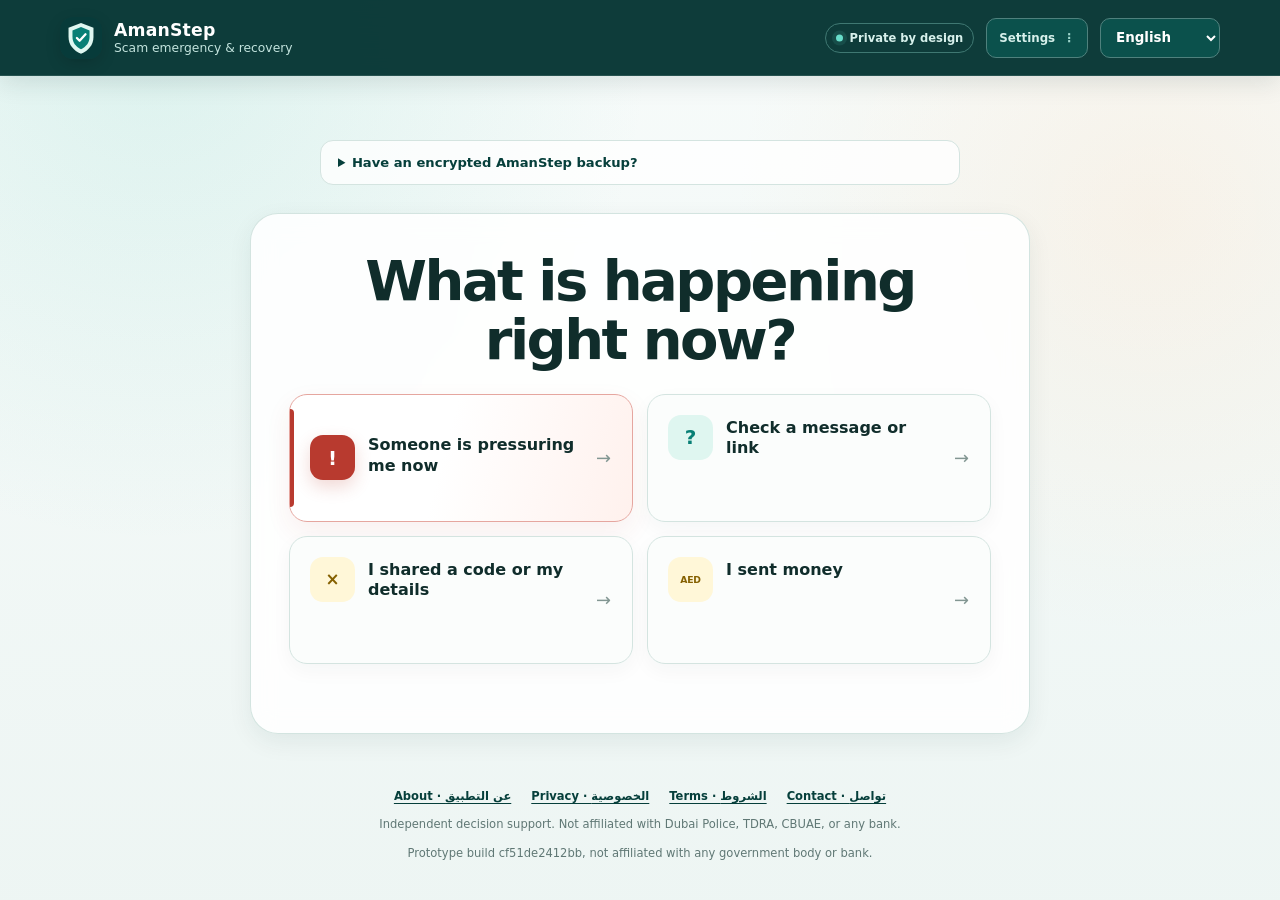
<file: index.html>
<!doctype html>
<html lang="en">
  <head>
    <meta charset="utf-8" />
    <meta name="viewport" content="width=device-width, initial-scale=1" />
    <meta name="theme-color" content="#073b3a" />
    <meta name="description" content="The next safe action during a scam incident in the UAE" />
    <meta name="amanstep-runtime" content="static" />
    <meta name="referrer" content="no-referrer" />
    <meta http-equiv="Content-Security-Policy" content="default-src 'self'; style-src 'self'; script-src 'self' 'wasm-unsafe-eval'; img-src 'self' data:; connect-src 'self' https://huggingface.co https://*.huggingface.co https://*.hf.co https://*.xethub.hf.co https://raw.githubusercontent.com; object-src 'none'; base-uri 'none'; form-action 'self'" />
    <link rel="manifest" href="manifest.webmanifest" />
    <link rel="icon" href="icon.svg" type="image/svg+xml" />
    <link rel="stylesheet" href="styles.css?v=34" />
    <title>AmanStep — UAE Scam Emergency &amp; Recovery Agent</title>
  </head>
  <body>
    <a class="skip-link" href="#main-content" data-i18n="skipToContent">Skip to content</a>
    <header class="topbar">
      <a class="brand" href="./" aria-label="AmanStep home">
        <img src="icon.svg" alt="" width="42" height="42" />
        <div>
          <strong>AmanStep</strong>
          <span data-i18n="brandSubtitle">Scam emergency &amp; recovery</span>
        </div>
      </a>
      <div class="header-actions">
        <span class="privacy-chip" data-i18n="privateByDesign">Private by design</span>
        <details class="settings-menu">
          <summary data-i18n="settingsLabel">Settings</summary>
          <div class="settings-panel">
            <p id="private-ai-setting"><strong data-i18n="privateAILabel">Private AI:</strong> <span id="private-ai-status" role="status" aria-live="polite"></span></p>
          </div>
        </details>
        <label class="language">
          <span class="sr-only">Language</span>
          <select id="language" aria-label="Language">
            <option value="en">English</option>
            <option value="ar">العربية</option>
          </select>
        </label>
      </div>
    </header>

    <main id="main-content" tabindex="-1">
      <p id="guidance-status" class="guidance-status" role="status" aria-live="polite" hidden></p>
      <p id="connection-status" class="connection-status" role="status" aria-live="polite" hidden></p>
      <section id="home-view" class="home-view">
        <section id="resume-case" class="resume-case" aria-labelledby="resume-case-title" hidden>
          <div>
            <h2 id="resume-case-title" data-i18n="resumeTitle">Continue your safety plan</h2>
            <p data-i18n="resumeBody">A structured plan is saved on this device for up to four hours. The suspicious message is not saved.</p>
          </div>
          <button id="resume-case-button" type="button" class="primary" data-i18n="resumeAction">Continue plan</button>
        </section>
        <section id="vault-resume" class="resume-case vault-resume" aria-labelledby="vault-resume-title" hidden>
          <div>
            <h2 id="vault-resume-title" data-i18n="vaultResumeTitle">Open your encrypted saved case</h2>
            <p><span data-i18n="vaultResumeBody">Enter the passphrase you created. It never leaves this device.</span> <span id="vault-home-expiry"></span></p>
            <form id="vault-unlock-form" class="vault-inline-form">
              <label for="vault-unlock-passphrase" data-i18n="vaultPassphraseLabel">Case passphrase</label>
              <input id="vault-unlock-passphrase" type="password" minlength="12" maxlength="128" autocomplete="current-password" required />
              <button type="submit" class="primary" data-i18n="vaultUnlock">Open saved case</button>
            </form>
            <p id="vault-home-status" class="status" role="status" aria-live="polite"></p>
          </div>
          <button id="vault-home-delete" type="button" class="secondary danger-outline" data-i18n="vaultDelete">Delete saved case</button>
        </section>
        <details class="vault-import">
          <summary data-i18n="vaultImportTitle">Have an encrypted AmanStep backup?</summary>
          <p data-i18n="vaultImportBody">Importing stores only the encrypted package. You still need its passphrase to open it.</p>
          <label for="vault-import-file" class="secondary file-button" data-i18n="vaultImport">Choose encrypted backup</label>
          <input id="vault-import-file" type="file" accept="application/json,.json" />
          <p id="vault-import-status" class="status" role="status" aria-live="polite"></p>
        </details>
        <section class="journey-panel home-choice-panel" aria-labelledby="journey-heading">
          <h1 id="journey-heading" data-i18n="heroTitle">What is happening right now?</h1>
          <div class="journey-grid">
            <button class="journey-card urgent" data-situation="active_call" data-incident-type="unknown">
              <span class="journey-icon danger" aria-hidden="true">!</span>
              <span>
                <strong data-i18n="callTitle">Someone is pressuring me now</strong>
              </span>
              <span class="arrow" aria-hidden="true">→</span>
            </button>
            <button class="journey-card" data-situation="checking" data-incident-type="unknown">
              <span class="journey-icon calm" aria-hidden="true">?</span>
              <span>
                <strong data-i18n="checkingTitle">Check a message or link</strong>
              </span>
              <span class="arrow" aria-hidden="true">→</span>
            </button>
            <button class="journey-card" data-situation="shared_data" data-incident-type="credentials_or_otp">
              <span class="journey-icon warning" aria-hidden="true">×</span>
              <span>
                <strong data-i18n="sharedTitle">I shared a code or my details</strong>
              </span>
              <span class="arrow" aria-hidden="true">→</span>
            </button>
            <button class="journey-card" data-situation="money_sent" data-incident-type="bank_transfer">
              <span class="journey-icon warning money" aria-hidden="true">AED</span>
              <span>
                <strong data-i18n="moneyTitle">I sent money</strong>
              </span>
              <span class="arrow" aria-hidden="true">→</span>
            </button>
          </div>
          <p id="home-status" class="status" role="status" aria-live="polite"></p>
        </section>
        <section id="agent-intake-home" class="agent-intake-home" aria-labelledby="agent-intake-home-title" hidden>
          <h2 id="agent-intake-home-title" data-i18n="agentStartTitle">Tell AmanStep what happened</h2>
          <p data-i18n="agentStartBody">Review the exact text before choosing to send it. Avoid entering security codes, passwords or account numbers.</p>
          <form id="agent-intake-home-form" class="agent-intake-home-form">
            <label for="agent-intake-home-text" data-i18n="agentStartLabel">What happened?</label>
            <textarea id="agent-intake-home-text" rows="4" maxlength="4000" autocomplete="off" required data-i18n-placeholder="agentStartPlaceholder" placeholder="For example: I sent money after someone claiming to be my bank called me..."></textarea>
            <button type="submit" class="primary" data-i18n="agentStartReview">Review before sending</button>
          </form>
          <p id="agent-intake-home-status" class="status" role="status" aria-live="polite"></p>
        </section>
      </section>

      <section id="case-view" class="case-view" hidden>
        <button id="back-home" class="text-button" data-i18n="startOver">← Start over</button>
        <div class="case-shell">
          <header class="case-header">
            <div>
              <p class="eyebrow" data-i18n="privateCase">Private, temporary case</p>
              <h1 data-i18n="caseTitle">Your safety plan</h1>
            </div>
            <span id="stage-badge" class="stage-badge"></span>
          </header>

          <ol id="case-progress" class="case-progress" data-i18n-aria-label="caseProgressLabel" aria-label="Case progress">
            <li data-case-step="0"><span>1</span><strong data-i18n="progressPause">Pause pressure</strong></li>
            <li data-case-step="1"><span>2</span><strong data-i18n="progressProtect">Protect access</strong></li>
            <li data-case-step="2"><span>3</span><strong data-i18n="progressRecover">Recover</strong></li>
            <li data-case-step="3"><span>4</span><strong data-i18n="progressFollow">Follow up</strong></li>
          </ol>

          <section id="next-action" class="next-action" aria-live="polite"></section>

          <section id="analysis-section" class="flow-section analysis-section" data-section="01" hidden>
            <div class="section-heading">
              <h2 data-i18n="checkHeading">Check the suspicious content</h2>
              <p data-i18n="checkPrivacy">Paste or share text. Links are parsed as text only and are never visited.</p>
            </div>
            <form id="analysis-form">
              <label for="message" data-i18n="messageLabel">Message or link</label>
              <textarea id="message" rows="7" maxlength="20000" required data-i18n-placeholder="messagePlaceholder" placeholder="Paste the full suspicious message"></textarea>
              <button type="submit" class="primary" data-i18n="analyseButton">Analyse without opening</button>
            </form>
            <div id="analysis-status" class="status" role="status" aria-live="polite"></div>
            <section id="action-feed" class="action-feed" aria-labelledby="action-feed-title" hidden></section>
            <div id="analysis-result" class="analysis-result" hidden></div>
          </section>

          <section id="ask-section" class="flow-section ask-section" aria-labelledby="ask-heading" hidden>
            <div class="section-heading">
              <h2 id="ask-heading" data-i18n="askHeading">Ask AmanStep</h2>
              <p data-i18n="askBody">Tell AmanStep what happened, in your own words. Nothing is sent until you see the exact text and tap Send.</p>
            </div>
            <div id="ask-panel" class="ask-panel" aria-live="polite"></div>
          </section>

          <section id="intake-section" class="flow-section intake-section" data-section="02" hidden>
            <div class="section-heading inline-heading">
              <div>
                <h2 data-i18n="intakeHeading">A few recovery details</h2>
                <p data-i18n="intakeBody">One question at a time. The urgent action above never waits for these details.</p>
              </div>
              <span id="intake-progress" class="progress-label"></span>
            </div>
            <div id="intake-question" class="intake-question" aria-live="polite"></div>
            <p id="intake-status" class="status" role="status" aria-live="polite"></p>
          </section>

          <section id="task-section" class="flow-section task-section" data-section="03">
            <div class="section-heading inline-heading">
              <div>
                <h2 data-i18n="planHeading">Your ordered plan</h2>
                <p data-i18n="planBody">Mark a step only after you actually complete it.</p>
              </div>
              <span id="task-progress" class="progress-label"></span>
            </div>
            <div id="task-list" class="task-list"></div>
          </section>

          <section id="directory-section" class="flow-section directory-section" data-section="04">
            <div class="section-heading">
              <h2 data-i18n="directoryHeading">Verify through a route independent of the message</h2>
              <p data-i18n="directoryBody">These routes were manually reviewed. Choose the organisation that actually applies to your case.</p>
            </div>
            <div id="directory-list" class="directory-list"></div>
          </section>

          <section id="change-section" class="flow-section change-section" data-section="05">
            <div class="section-heading">
              <h2 data-i18n="changedHeading">Did the situation change?</h2>
              <p data-i18n="changedBody">Tell AmanStep so the next action can change too.</p>
            </div>
            <div id="event-actions" class="event-actions"></div>
          </section>

          <section id="trusted-section" class="flow-section trusted-section" data-section="06">
            <div class="section-heading">
              <h2 data-i18n="trustedHeading">Trusted contact</h2>
              <p data-i18n="trustedBody">This is not monitoring. Your contact cannot read your messages or location. They receive only a status alert you explicitly send.</p>
            </div>
            <div id="trusted-owner-state" class="trusted-panel">
              <p data-i18n="coercionStop">If someone is forcing you to pair, stop here. You can remove either device without the other person’s permission.</p>
              <label class="consent-check"><input id="pairing-consent" type="checkbox" /> <span data-i18n="pairingConsent">I chose this person freely. No one is pressuring me to add them.</span></label>
              <button id="create-pairing" type="button" class="secondary" data-i18n="createPairing" disabled>Create a private pairing code</button>
              <p id="trusted-owner-status" class="status" role="status" aria-live="polite"></p>
            </div>
          </section>

          <section id="evidence-section" class="flow-section evidence-section" data-section="07" hidden>
            <div class="section-heading">
              <h2 data-i18n="evidenceHeading">Prepare a factual evidence draft</h2>
              <p data-i18n="evidenceBody">Do not enter passwords or security codes. Nothing is submitted automatically.</p>
            </div>
            <form id="evidence-form" class="evidence-form">
              <label><span data-i18n="amountLabel">Amount and currency</span><input id="evidence-amount" maxlength="80" placeholder="AED 500" /></label>
              <label><span data-i18n="referenceLabel">Transaction reference</span><input id="evidence-reference" maxlength="120" /></label>
              <label class="wide"><span data-i18n="summaryLabel">Brief factual summary</span><textarea id="evidence-summary" rows="4" maxlength="1000"></textarea></label>
              <button type="submit" class="secondary" data-i18n="downloadDraft">Create review draft</button>
            </form>
            <p id="evidence-status" class="status" role="status" aria-live="polite"></p>
            <div id="evidence-output" class="evidence-output" hidden>
              <article class="report-draft-card">
                <h3 data-i18n="bankDraftHeading">Bank fraud-dispute draft</h3>
                <pre id="bank-draft-preview" tabindex="0"></pre>
                <button id="copy-bank-draft" type="button" class="secondary small" data-i18n="copyBankDraft">Copy bank draft</button>
              </article>
              <article class="report-draft-card">
                <h3 data-i18n="ecrimeDraftHeading">eCrime-ready incident summary</h3>
                <pre id="ecrime-draft-preview" tabindex="0"></pre>
                <button id="copy-ecrime-draft" type="button" class="secondary small" data-i18n="copyEcrimeDraft">Copy eCrime summary</button>
              </article>
              <details class="full-evidence-pack">
                <summary data-i18n="fullEvidencePack">View full evidence JSON</summary>
                <pre id="evidence-preview" tabindex="0"></pre>
              </details>
              <div class="evidence-actions">
                <button id="copy-evidence" type="button" class="secondary" data-i18n="copyDraft">Copy draft</button>
                <a id="evidence-download-link" class="primary download-link" href="#" download data-i18n="downloadNow">Download JSON</a>
              </div>
            </div>
          </section>

          <section id="followup-section" class="flow-section followup-section" data-section="08" hidden>
            <div class="section-heading">
              <h2 data-i18n="followupHeading">Keep recovery moving</h2>
              <p data-i18n="followupBody">Choose only the reminders you want on this device.</p>
            </div>
            <div class="followup-controls">
              <button id="enable-followups" type="button" class="primary" data-i18n="enableFollowups">Enable local reminders</button>
              <button id="disable-followups" type="button" class="secondary" data-i18n="disableFollowups" hidden>Turn off and clear reminders</button>
            </div>
            <p class="followup-limit" data-i18n="followupLimit">System alerts work while the app is active. If the browser closes, overdue reminders appear the next time AmanStep opens. Reliable closed-app delivery still requires Web Push.</p>
            <p id="followup-status" class="status" role="status" aria-live="polite"></p>
            <div id="followup-list" class="followup-list"></div>
          </section>

          <section id="vault-section" class="flow-section vault-section" data-section="09">
            <div class="section-heading">
              <h2 data-i18n="vaultHeading">Save and return later</h2>
              <p data-i18n="vaultBody">Optional: encrypt this structured case on this device for 30 days. The passphrase and key are never stored, and AmanStep cannot recover them.</p>
            </div>
            <form id="vault-save-form" class="vault-form">
              <label for="vault-passphrase"><span data-i18n="vaultNewPassphrase">Create a passphrase (at least 12 characters)</span><input id="vault-passphrase" type="password" minlength="12" maxlength="128" autocomplete="new-password" required /></label>
              <label for="vault-passphrase-confirm"><span data-i18n="vaultConfirmPassphrase">Confirm the passphrase</span><input id="vault-passphrase-confirm" type="password" minlength="12" maxlength="128" autocomplete="new-password" required /></label>
              <button type="submit" class="primary" data-i18n="vaultSave">Encrypt and save for 30 days</button>
            </form>
            <div id="vault-saved-actions" class="vault-saved-actions" hidden>
              <p id="vault-case-expiry"></p>
              <button id="vault-export" type="button" class="secondary" data-i18n="vaultExport">Download encrypted backup</button>
              <button id="vault-case-delete" type="button" class="secondary danger-outline" data-i18n="vaultDelete">Delete saved case</button>
            </div>
            <p id="vault-status" class="status" role="status" aria-live="polite"></p>
          </section>

          <div class="case-privacy">
            <strong data-i18n="casePrivacyTitle">What AmanStep stores for this prototype</strong>
            <p data-i18n="casePrivacyBody">Structured case tasks stay on this device for up to four hours; the raw message is never added. Only if you choose encrypted save, an encrypted structured copy remains on this device for up to 30 days. Its passphrase and key are not stored or recoverable by AmanStep. Optional follow-ups store only a closed reminder kind, task id and time until dismissed or turned off. Nothing is reported or sent automatically.</p>
          </div>
        </div>
      </section>

      <section id="emergency-view" class="emergency-view" aria-labelledby="emergency-sentence" hidden>
        <h1 id="emergency-sentence" data-i18n="emergencySentence">Say: “I’m ending this call. I will contact the organisation myself.”</h1>
        <div id="emergency-countdown" class="emergency-countdown" role="timer" aria-live="polite"><span id="emergency-count">3</span></div>
        <div class="emergency-actions">
          <button id="emergency-hang" type="button" data-i18n="emergencyHang">Hang up &amp; verify</button>
          <button id="emergency-bank" type="button" data-i18n="emergencyBank">Call my bank (card number route)</button>
          <button id="emergency-trusted" type="button" data-i18n="emergencyTrusted">Tell my trusted contact</button>
        </div>
      </section>

      <section id="trusted-contact-view" class="trusted-contact-view" hidden>
        <a href="./" class="text-button" data-i18n="backAmanStep">← Back to AmanStep</a>
        <div class="contact-shell">
          <p class="eyebrow" data-i18n="demoInbox">Trusted contact demo inbox</p>
          <h1 data-i18n="claimTitle">Accept a trusted-contact invitation</h1>
          <p data-i18n="claimBody">Enter the code your family member gave you. Claiming does not activate alerts until they confirm you again.</p>
          <form id="claim-form" class="claim-form">
            <label><span data-i18n="inviteLabel">8-character invite code</span><input id="invite-code" maxlength="8" autocomplete="off" required /></label>
            <label><span data-i18n="aliasLabel">How they identify you</span><input id="contact-alias" maxlength="40" placeholder="My daughter" required /></label>
            <label class="consent-check"><input id="contact-consent" type="checkbox" required /> <span data-i18n="contactConsent">I freely choose to accept. This does not let anyone monitor a phone, messages, or location.</span></label>
            <button type="submit" class="primary" data-i18n="acceptInvite">Accept invitation</button>
          </form>
          <p id="claim-status" class="status" role="status" aria-live="polite"></p>
          <div id="contact-inbox" hidden>
            <div class="inbox-heading">
              <h2 data-i18n="inboxHeading">Your private inbox</h2>
              <div class="trusted-actions">
                <button id="refresh-inbox" type="button" class="secondary small" data-i18n="refreshInbox">Refresh</button>
                <button id="remove-contact-device" type="button" class="secondary small" data-i18n="removeThisDevice">Remove this device and revoke access</button>
              </div>
            </div>
            <div id="inbox-alerts" class="inbox-alerts"></div>
          </div>
        </div>
      </section>
    </main>

    <footer class="site-footer">
      <nav class="footer-nav" aria-label="Trust and contact">
        <a href="about.html" data-i18n="aboutLink">About · عن التطبيق</a>
        <a href="privacy.html" data-i18n="privacyLink">Privacy · الخصوصية</a>
        <a href="terms.html" data-i18n="termsLink">Terms · الشروط</a>
        <a href="contact.html" data-i18n="contactLink">Contact · تواصل</a>
      </nav>
      <p data-i18n="footer">Independent decision support. Not affiliated with Dubai Police, TDRA, CBUAE, or any bank.</p>
      <p class="build-stamp">Prototype build cf51de2412bb, not affiliated with any government body or bank.</p>
    </footer>
    <template id="shared-payload"></template>
    <dialog id="money-dialog" class="choice-dialog">
      <form method="dialog">
        <button class="dialog-close" value="cancel" aria-label="Close">×</button>
        <h2 data-i18n="moneyDialogTitle">How did the money move?</h2>
        <p data-i18n="moneyDialogBody">This changes the first recovery action.</p>
        <button type="button" class="choice-button" data-payment-type="bank_transfer" data-i18n="bankTransferChoice">Bank transfer</button>
        <button type="button" class="choice-button" data-payment-type="card_payment" data-i18n="cardChoice">Card payment or card charged</button>
        <button type="button" class="choice-button" data-payment-type="crypto_transfer" data-i18n="cryptoChoice">Crypto transfer</button>
        <button type="button" class="choice-button" data-payment-type="gift_card" data-i18n="giftCardChoice">Gift card or voucher code</button>
      </form>
    </dialog>
    <dialog id="exposure-dialog" class="choice-dialog">
      <form method="dialog">
        <button class="dialog-close" value="cancel" aria-label="Close">×</button>
        <h2 data-i18n="exposureDialogTitle">What was exposed?</h2>
        <p data-i18n="exposureDialogBody">Choose the closest option so containment starts correctly.</p>
        <button type="button" class="choice-button" data-exposure-type="credentials_or_otp" data-intake-exposure="otp_or_code" data-i18n="credentialsChoice">Password, OTP, card detail, or UAE Pass approval</button>
        <button type="button" class="choice-button" data-exposure-type="credentials_or_otp" data-intake-exposure="app_approval" data-i18n="approvalChoice">I approved a bank-app or UAE Pass request</button>
        <button type="button" class="choice-button" data-exposure-type="apk_installed" data-intake-exposure="remote_access" data-i18n="remoteChoice">Screen share or remote access</button>
        <button type="button" class="choice-button" data-exposure-type="apk_installed" data-intake-exposure="unknown_app" data-i18n="appChoice">Unknown app or APK</button>
      </form>
    </dialog>
    <dialog id="bank-outcome-dialog" class="choice-dialog">
      <form id="bank-outcome-form">
        <button class="dialog-close" type="button" aria-label="Close" data-close-dialog>×</button>
        <h2 data-i18n="bankOutcomeTitle">What happened when you contacted the bank?</h2>
        <p data-i18n="bankOutcomeBody">Record the real result. The bank step is completed only if you reached the bank.</p>
        <fieldset class="outcome-choices">
          <legend class="sr-only" data-i18n="bankOutcomeTitle">What happened when you contacted the bank?</legend>
          <label><input type="radio" name="bank-outcome" value="reached" required /> <span data-i18n="bankReached">I reached the bank</span></label>
          <label><input type="radio" name="bank-outcome" value="pending" /> <span data-i18n="bankPending">I am waiting for the bank</span></label>
          <label><input type="radio" name="bank-outcome" value="unable" /> <span data-i18n="bankUnable">I could not reach the bank</span></label>
        </fieldset>
        <label class="outcome-reference">
          <span data-i18n="bankReferenceLabel">Bank case or call reference (optional)</span>
          <input id="bank-outcome-reference" type="text" maxlength="80" autocomplete="off" data-i18n-placeholder="bankReferencePlaceholder" />
        </label>
        <p id="bank-outcome-status" class="status" role="status" aria-live="polite"></p>
        <button type="submit" class="primary" data-i18n="saveBankOutcome">Save bank outcome</button>
      </form>
    </dialog>
    <dialog id="vault-delete-dialog" class="choice-dialog">
      <form method="dialog">
        <button class="dialog-close" value="cancel" aria-label="Close">×</button>
        <h2 data-i18n="vaultDeleteTitle">Delete this case from this device?</h2>
        <p data-i18n="vaultDeleteBody">This removes both the encrypted saved case and the temporary working copy. AmanStep cannot restore them.</p>
        <div class="dialog-actions">
          <button value="cancel" class="secondary" data-i18n="vaultCancelDelete">Keep case</button>
          <button id="vault-confirm-delete" value="confirm" class="primary danger-button" data-i18n="vaultConfirmDelete">Delete permanently</button>
        </div>
      </form>
    </dialog>
    <script src="runtime-policies.js" defer></script>
    <script src="engine/paths.js?v=1" defer></script>
    <script src="engine/bundle.js?v=3" defer></script>
    <script src="engine/risk.js?v=1" defer></script>
    <script src="engine/case.js?v=6" defer></script>
    <script src="engine/safety.js?v=1" defer></script>
    <script src="engine/agent.js?v=1" defer></script>
    <script src="engine/trace.js?v=1" defer></script>
    <script src="engine/action-feed.js?v=4" defer></script>
    <script src="engine/trust-map.js?v=1" defer></script>
    <script src="engine/intake.js?v=1" defer></script>
    <script src="engine/qwen.js?v=2" defer></script>
    <script src="engine/redact.js?v=1" defer></script>
    <script src="engine/ask.js?v=2" defer></script>
    <script src="engine/trusted-store.js?v=1" defer></script>
    <script src="engine/followups.js?v=1" defer></script>
    <script src="engine/vault.js?v=3" defer></script>
    <script src="app.js?v=45" defer></script>
  </body>
</html>
</file>
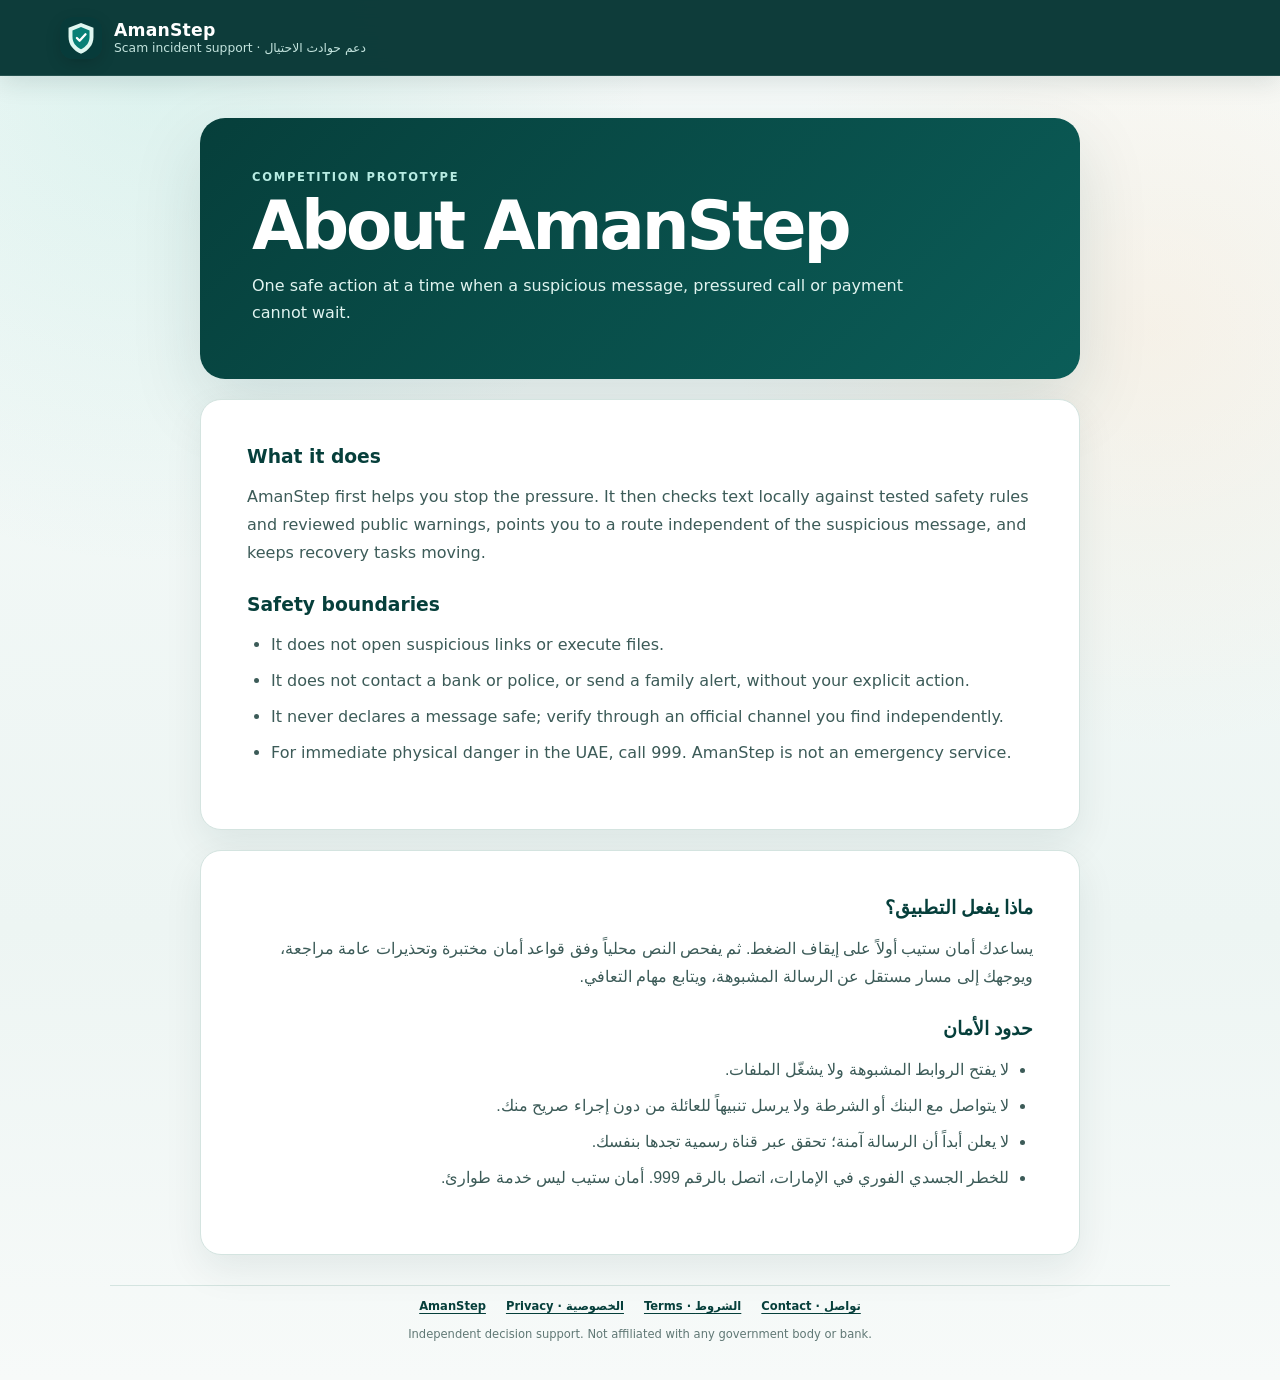
<file: about.html>
<!doctype html>
<html lang="en">
  <head>
    <meta charset="utf-8" />
    <meta name="viewport" content="width=device-width, initial-scale=1" />
    <meta name="theme-color" content="#073b3a" />
    <meta name="description" content="How the AmanStep competition prototype helps during a suspected scam" />
    <meta name="referrer" content="no-referrer" />
    <meta http-equiv="Content-Security-Policy" content="default-src 'self'; style-src 'self'; img-src 'self' data:; object-src 'none'; base-uri 'none'; form-action 'none'" />
    <link rel="icon" href="icon.svg" type="image/svg+xml" />
    <link rel="stylesheet" href="styles.css?v=29" />
    <title>About — AmanStep</title>
  </head>
  <body>
    <a class="skip-link" href="#main-content">Skip to content</a>
    <header class="topbar legal-topbar"><a class="brand" href="./" aria-label="AmanStep home"><img src="icon.svg" alt="" width="42" height="42" /><div><strong>AmanStep</strong><span>Scam incident support · دعم حوادث الاحتيال</span></div></a></header>
    <main id="main-content" class="legal-page" tabindex="-1">
      <section class="legal-hero"><p class="eyebrow">Competition prototype</p><h1>About AmanStep</h1><p>One safe action at a time when a suspicious message, pressured call or payment cannot wait.</p></section>
      <section class="legal-card" lang="en">
        <h2>What it does</h2>
        <p>AmanStep first helps you stop the pressure. It then checks text locally against tested safety rules and reviewed public warnings, points you to a route independent of the suspicious message, and keeps recovery tasks moving.</p>
        <h2>Safety boundaries</h2>
        <ul><li>It does not open suspicious links or execute files.</li><li>It does not contact a bank or police, or send a family alert, without your explicit action.</li><li>It never declares a message safe; verify through an official channel you find independently.</li><li>For immediate physical danger in the UAE, call 999. AmanStep is not an emergency service.</li></ul>
      </section>
      <section class="legal-card arabic-copy" lang="ar" dir="rtl">
        <h2>ماذا يفعل التطبيق؟</h2>
        <p>يساعدك أمان ستيب أولاً على إيقاف الضغط. ثم يفحص النص محلياً وفق قواعد أمان مختبرة وتحذيرات عامة مراجعة، ويوجهك إلى مسار مستقل عن الرسالة المشبوهة، ويتابع مهام التعافي.</p>
        <h2>حدود الأمان</h2>
        <ul><li>لا يفتح الروابط المشبوهة ولا يشغّل الملفات.</li><li>لا يتواصل مع البنك أو الشرطة ولا يرسل تنبيهاً للعائلة من دون إجراء صريح منك.</li><li>لا يعلن أبداً أن الرسالة آمنة؛ تحقق عبر قناة رسمية تجدها بنفسك.</li><li>للخطر الجسدي الفوري في الإمارات، اتصل بالرقم 999. أمان ستيب ليس خدمة طوارئ.</li></ul>
      </section>
    </main>
    <footer class="legal-footer"><nav aria-label="Trust pages"><a href="./">AmanStep</a><a href="privacy.html">Privacy · الخصوصية</a><a href="terms.html">Terms · الشروط</a><a href="contact.html">Contact · تواصل</a></nav><p>Independent decision support. Not affiliated with any government body or bank.</p></footer>
  </body>
</html>
</file>
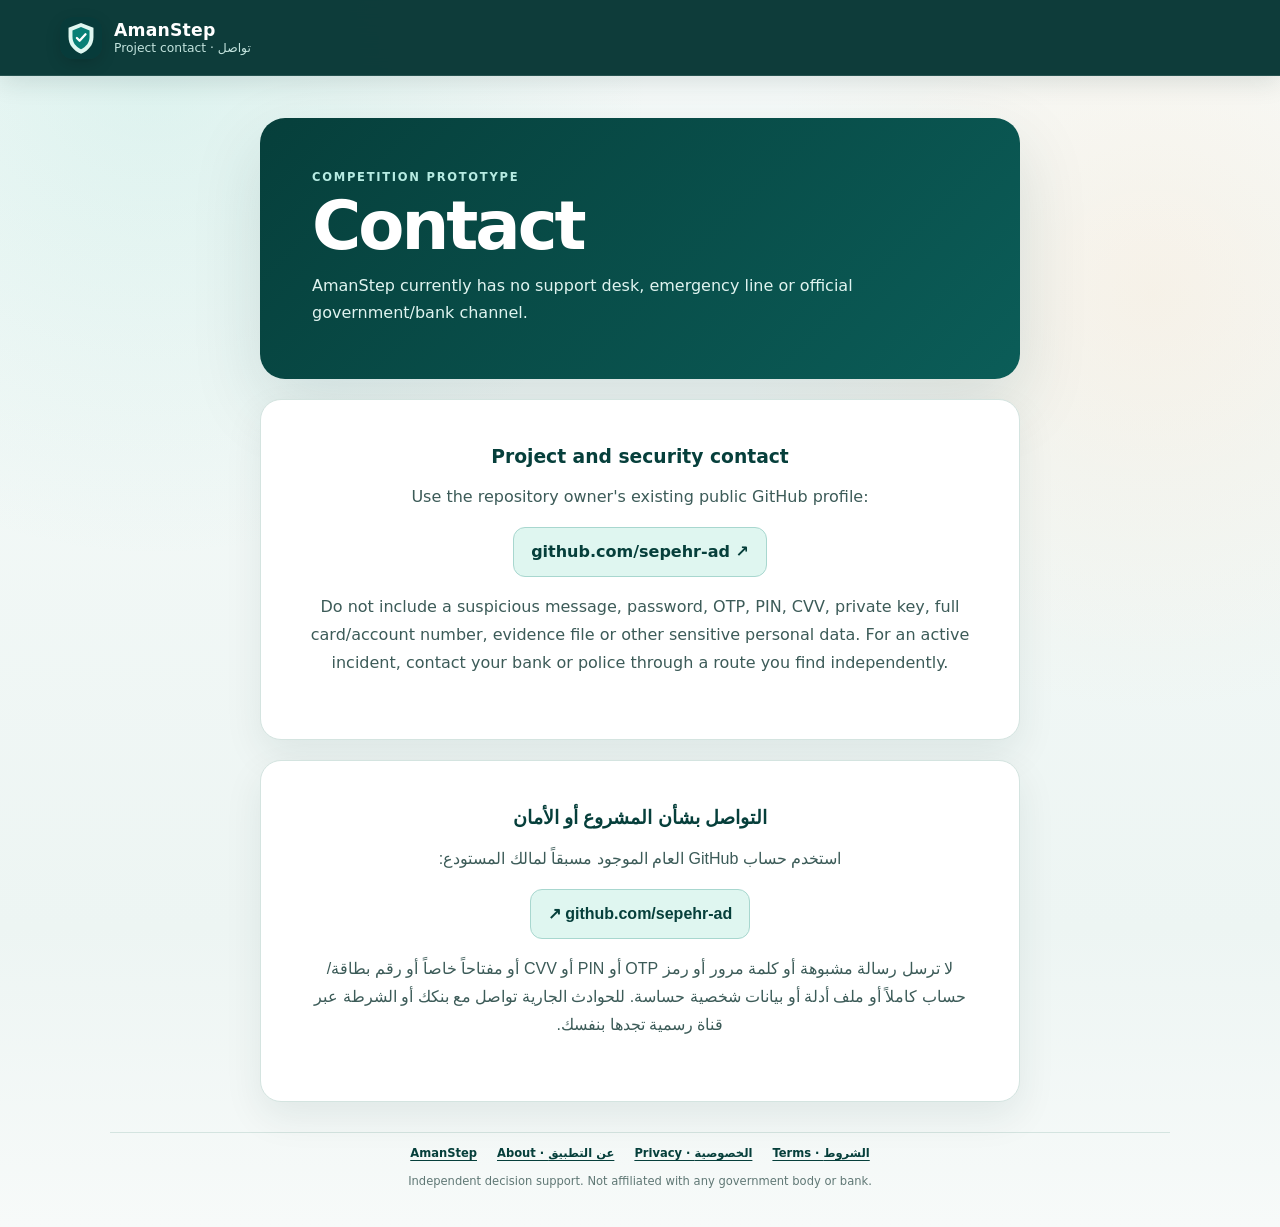
<file: contact.html>
<!doctype html>
<html lang="en">
  <head>
    <meta charset="utf-8" />
    <meta name="viewport" content="width=device-width, initial-scale=1" />
    <meta name="theme-color" content="#073b3a" />
    <meta name="description" content="Contact the AmanStep competition prototype" />
    <meta name="referrer" content="no-referrer" />
    <meta http-equiv="Content-Security-Policy" content="default-src 'self'; style-src 'self'; img-src 'self' data:; object-src 'none'; base-uri 'none'; form-action 'none'" />
    <link rel="icon" href="icon.svg" type="image/svg+xml" />
    <link rel="stylesheet" href="styles.css?v=29" />
    <title>Contact — AmanStep</title>
  </head>
  <body>
    <a class="skip-link" href="#main-content">Skip to content</a>
    <header class="topbar legal-topbar"><a class="brand" href="./" aria-label="AmanStep home"><img src="icon.svg" alt="" width="42" height="42" /><div><strong>AmanStep</strong><span>Project contact · تواصل</span></div></a></header>
    <main id="main-content" class="legal-page compact-legal" tabindex="-1">
      <section class="legal-hero"><p class="eyebrow">Competition prototype</p><h1>Contact</h1><p>AmanStep currently has no support desk, emergency line or official government/bank channel.</p></section>
      <section class="legal-card contact-card" lang="en">
        <h2>Project and security contact</h2>
        <p>Use the repository owner's existing public GitHub profile:</p>
        <p><a class="contact-link" href="https://github.com/sepehr-ad" target="_blank" rel="noopener noreferrer">github.com/sepehr-ad ↗</a></p>
        <p>Do not include a suspicious message, password, OTP, PIN, CVV, private key, full card/account number, evidence file or other sensitive personal data. For an active incident, contact your bank or police through a route you find independently.</p>
      </section>
      <section class="legal-card arabic-copy contact-card" lang="ar" dir="rtl">
        <h2>التواصل بشأن المشروع أو الأمان</h2>
        <p>استخدم حساب GitHub العام الموجود مسبقاً لمالك المستودع:</p>
        <p><a class="contact-link" href="https://github.com/sepehr-ad" target="_blank" rel="noopener noreferrer">github.com/sepehr-ad ↗</a></p>
        <p>لا ترسل رسالة مشبوهة أو كلمة مرور أو رمز OTP أو PIN أو CVV أو مفتاحاً خاصاً أو رقم بطاقة/حساب كاملاً أو ملف أدلة أو بيانات شخصية حساسة. للحوادث الجارية تواصل مع بنكك أو الشرطة عبر قناة رسمية تجدها بنفسك.</p>
      </section>
    </main>
    <footer class="legal-footer"><nav aria-label="Trust pages"><a href="./">AmanStep</a><a href="about.html">About · عن التطبيق</a><a href="privacy.html">Privacy · الخصوصية</a><a href="terms.html">Terms · الشروط</a></nav><p>Independent decision support. Not affiliated with any government body or bank.</p></footer>
  </body>
</html>
</file>
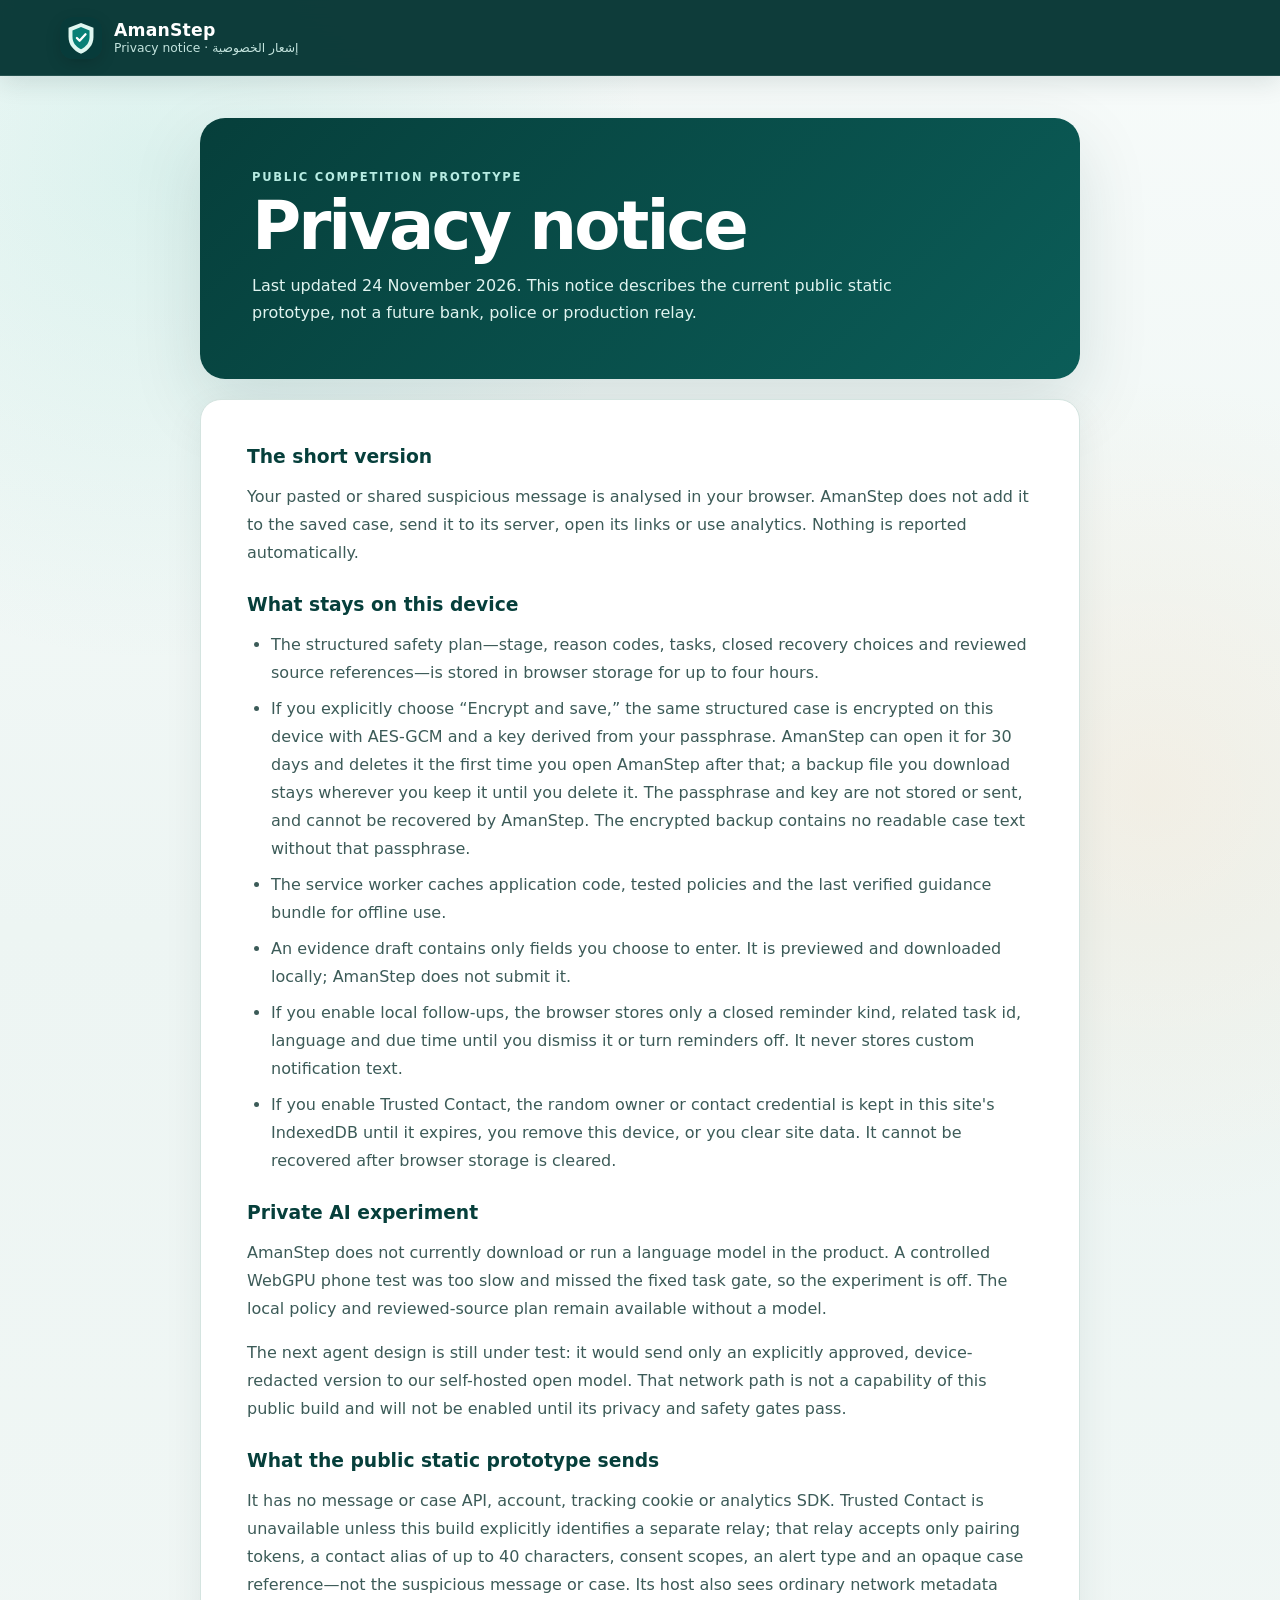
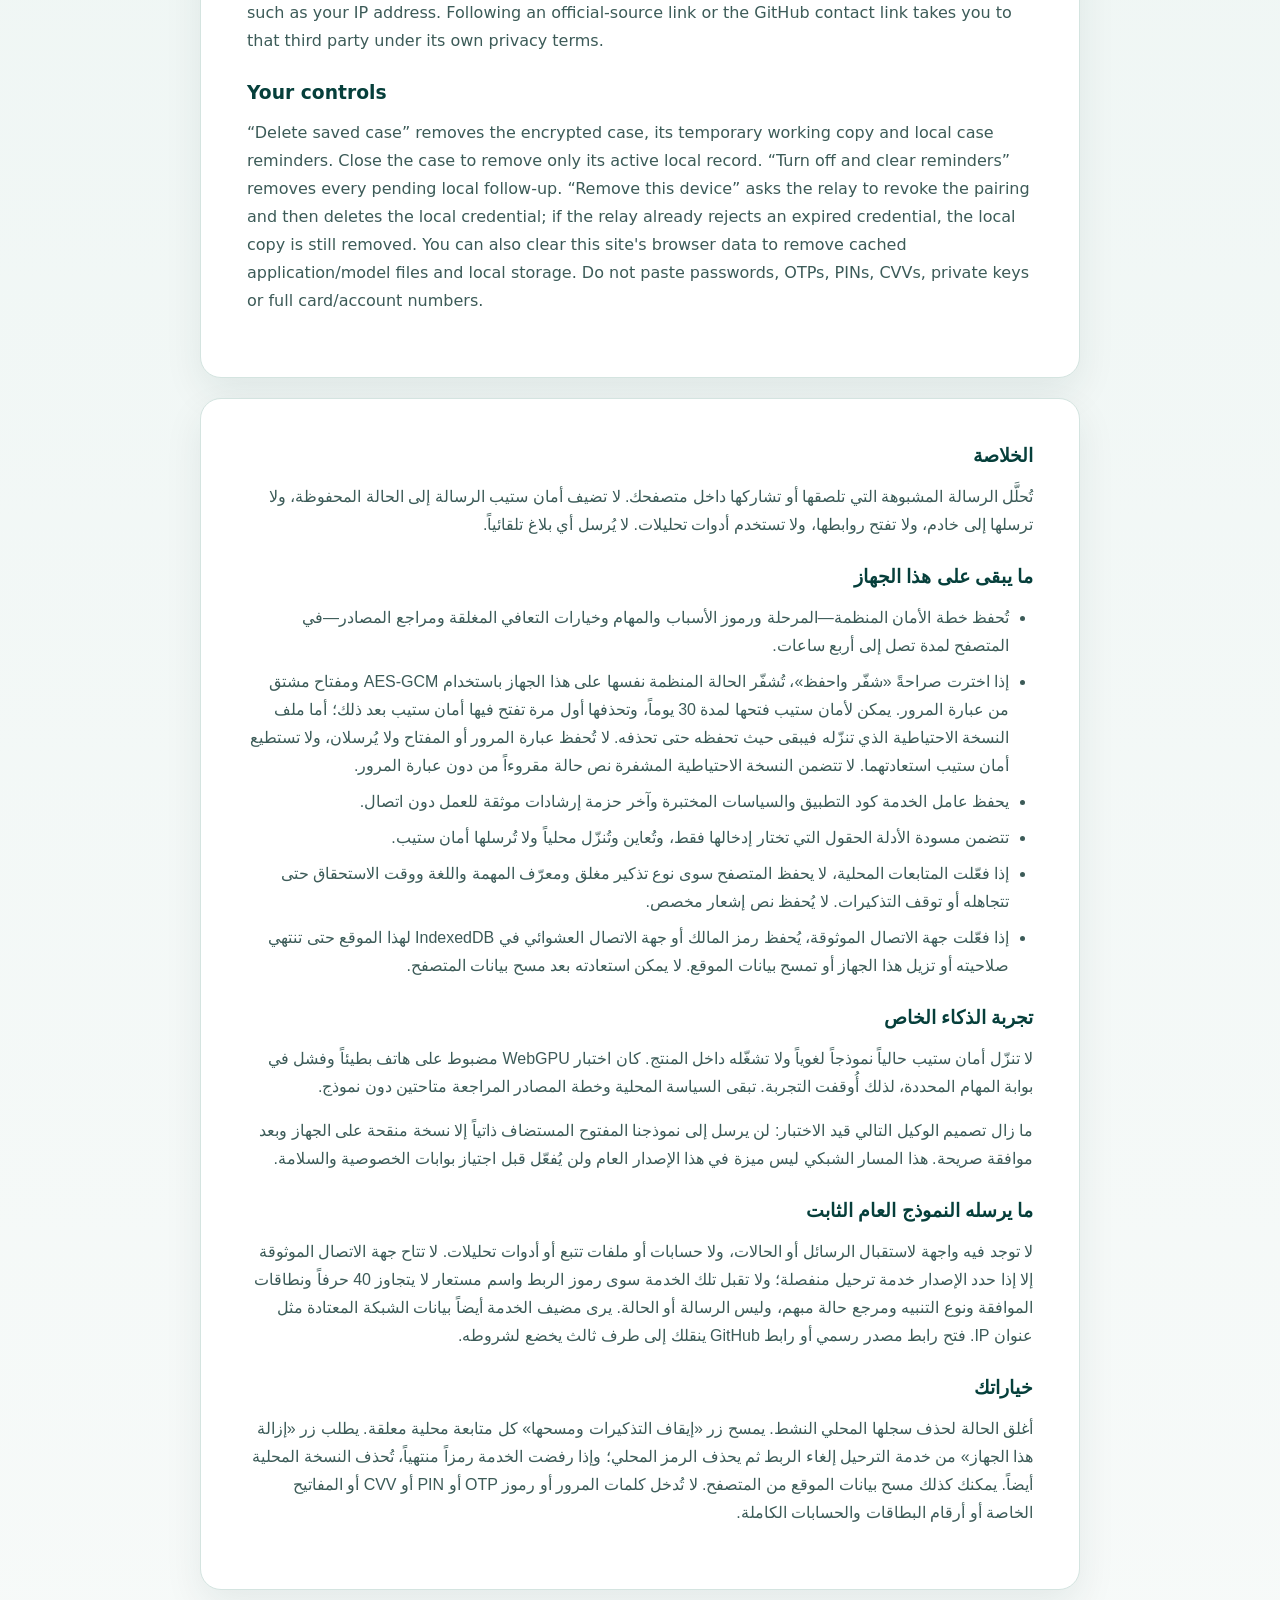
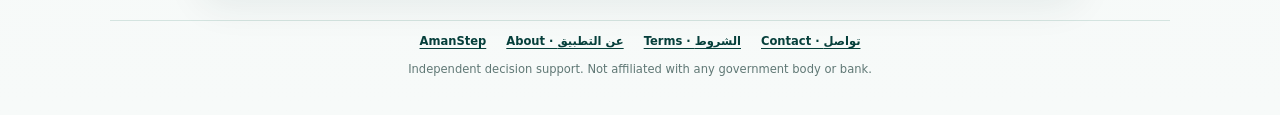
<file: privacy.html>
<!doctype html>
<html lang="en">
  <head>
    <meta charset="utf-8" />
    <meta name="viewport" content="width=device-width, initial-scale=1" />
    <meta name="theme-color" content="#073b3a" />
    <meta name="description" content="AmanStep prototype privacy notice" />
    <meta name="referrer" content="no-referrer" />
    <meta http-equiv="Content-Security-Policy" content="default-src 'self'; style-src 'self'; img-src 'self' data:; object-src 'none'; base-uri 'none'; form-action 'none'" />
    <link rel="icon" href="icon.svg" type="image/svg+xml" />
    <link rel="stylesheet" href="styles.css?v=29" />
    <title>Privacy notice — AmanStep</title>
  </head>
  <body>
    <a class="skip-link" href="#main-content">Skip to content</a>
    <header class="topbar legal-topbar">
      <a class="brand" href="./" aria-label="AmanStep home"><img src="icon.svg" alt="" width="42" height="42" /><div><strong>AmanStep</strong><span>Privacy notice · إشعار الخصوصية</span></div></a>
    </header>
    <main id="main-content" class="legal-page" tabindex="-1">
      <section class="legal-hero">
        <p class="eyebrow">Public competition prototype</p>
        <h1>Privacy notice</h1>
        <p>Last updated 24 November 2026. This notice describes the current public static prototype, not a future bank, police or production relay.</p>
      </section>
      <section class="legal-card" lang="en">
        <h2>The short version</h2>
        <p>Your pasted or shared suspicious message is analysed in your browser. AmanStep does not add it to the saved case, send it to its server, open its links or use analytics. Nothing is reported automatically.</p>
        <h2>What stays on this device</h2>
        <ul>
          <li>The structured safety plan—stage, reason codes, tasks, closed recovery choices and reviewed source references—is stored in browser storage for up to four hours.</li>
          <li>If you explicitly choose “Encrypt and save,” the same structured case is encrypted on this device with AES-GCM and a key derived from your passphrase. AmanStep can open it for 30 days and deletes it the first time you open AmanStep after that; a backup file you download stays wherever you keep it until you delete it. The passphrase and key are not stored or sent, and cannot be recovered by AmanStep. The encrypted backup contains no readable case text without that passphrase.</li>
          <li>The service worker caches application code, tested policies and the last verified guidance bundle for offline use.</li>
          <li>An evidence draft contains only fields you choose to enter. It is previewed and downloaded locally; AmanStep does not submit it.</li>
          <li>If you enable local follow-ups, the browser stores only a closed reminder kind, related task id, language and due time until you dismiss it or turn reminders off. It never stores custom notification text.</li>
          <li>If you enable Trusted Contact, the random owner or contact credential is kept in this site's IndexedDB until it expires, you remove this device, or you clear site data. It cannot be recovered after browser storage is cleared.</li>
        </ul>
        <h2>Private AI experiment</h2>
        <p>AmanStep does not currently download or run a language model in the product. A controlled WebGPU phone test was too slow and missed the fixed task gate, so the experiment is off. The local policy and reviewed-source plan remain available without a model.</p>
        <p>The next agent design is still under test: it would send only an explicitly approved, device-redacted version to our self-hosted open model. That network path is not a capability of this public build and will not be enabled until its privacy and safety gates pass.</p>
        <h2>What the public static prototype sends</h2>
        <p>It has no message or case API, account, tracking cookie or analytics SDK. Trusted Contact is unavailable unless this build explicitly identifies a separate relay; that relay accepts only pairing tokens, a contact alias of up to 40 characters, consent scopes, an alert type and an opaque case reference—not the suspicious message or case. Its host also sees ordinary network metadata such as your IP address. Following an official-source link or the GitHub contact link takes you to that third party under its own privacy terms.</p>
        <h2>Your controls</h2>
        <p>“Delete saved case” removes the encrypted case, its temporary working copy and local case reminders. Close the case to remove only its active local record. “Turn off and clear reminders” removes every pending local follow-up. “Remove this device” asks the relay to revoke the pairing and then deletes the local credential; if the relay already rejects an expired credential, the local copy is still removed. You can also clear this site's browser data to remove cached application/model files and local storage. Do not paste passwords, OTPs, PINs, CVVs, private keys or full card/account numbers.</p>
      </section>
      <section class="legal-card arabic-copy" lang="ar" dir="rtl">
        <h2>الخلاصة</h2>
        <p>تُحلَّل الرسالة المشبوهة التي تلصقها أو تشاركها داخل متصفحك. لا تضيف أمان ستيب الرسالة إلى الحالة المحفوظة، ولا ترسلها إلى خادم، ولا تفتح روابطها، ولا تستخدم أدوات تحليلات. لا يُرسل أي بلاغ تلقائياً.</p>
        <h2>ما يبقى على هذا الجهاز</h2>
        <ul>
          <li>تُحفظ خطة الأمان المنظمة—المرحلة ورموز الأسباب والمهام وخيارات التعافي المغلقة ومراجع المصادر—في المتصفح لمدة تصل إلى أربع ساعات.</li>
          <li>إذا اخترت صراحةً «شفّر واحفظ»، تُشفّر الحالة المنظمة نفسها على هذا الجهاز باستخدام AES-GCM ومفتاح مشتق من عبارة المرور. يمكن لأمان ستيب فتحها لمدة 30 يوماً، وتحذفها أول مرة تفتح فيها أمان ستيب بعد ذلك؛ أما ملف النسخة الاحتياطية الذي تنزّله فيبقى حيث تحفظه حتى تحذفه. لا تُحفظ عبارة المرور أو المفتاح ولا يُرسلان، ولا تستطيع أمان ستيب استعادتهما. لا تتضمن النسخة الاحتياطية المشفرة نص حالة مقروءاً من دون عبارة المرور.</li>
          <li>يحفظ عامل الخدمة كود التطبيق والسياسات المختبرة وآخر حزمة إرشادات موثقة للعمل دون اتصال.</li>
          <li>تتضمن مسودة الأدلة الحقول التي تختار إدخالها فقط، وتُعاين وتُنزّل محلياً ولا تُرسلها أمان ستيب.</li>
          <li>إذا فعّلت المتابعات المحلية، لا يحفظ المتصفح سوى نوع تذكير مغلق ومعرّف المهمة واللغة ووقت الاستحقاق حتى تتجاهله أو توقف التذكيرات. لا يُحفظ نص إشعار مخصص.</li>
          <li>إذا فعّلت جهة الاتصال الموثوقة، يُحفظ رمز المالك أو جهة الاتصال العشوائي في IndexedDB لهذا الموقع حتى تنتهي صلاحيته أو تزيل هذا الجهاز أو تمسح بيانات الموقع. لا يمكن استعادته بعد مسح بيانات المتصفح.</li>
        </ul>
        <h2>تجربة الذكاء الخاص</h2>
        <p>لا تنزّل أمان ستيب حالياً نموذجاً لغوياً ولا تشغّله داخل المنتج. كان اختبار WebGPU مضبوط على هاتف بطيئاً وفشل في بوابة المهام المحددة، لذلك أُوقفت التجربة. تبقى السياسة المحلية وخطة المصادر المراجعة متاحتين دون نموذج.</p>
        <p>ما زال تصميم الوكيل التالي قيد الاختبار: لن يرسل إلى نموذجنا المفتوح المستضاف ذاتياً إلا نسخة منقحة على الجهاز وبعد موافقة صريحة. هذا المسار الشبكي ليس ميزة في هذا الإصدار العام ولن يُفعّل قبل اجتياز بوابات الخصوصية والسلامة.</p>
        <h2>ما يرسله النموذج العام الثابت</h2>
        <p>لا توجد فيه واجهة لاستقبال الرسائل أو الحالات، ولا حسابات أو ملفات تتبع أو أدوات تحليلات. لا تتاح جهة الاتصال الموثوقة إلا إذا حدد الإصدار خدمة ترحيل منفصلة؛ ولا تقبل تلك الخدمة سوى رموز الربط واسم مستعار لا يتجاوز 40 حرفاً ونطاقات الموافقة ونوع التنبيه ومرجع حالة مبهم، وليس الرسالة أو الحالة. يرى مضيف الخدمة أيضاً بيانات الشبكة المعتادة مثل عنوان IP. فتح رابط مصدر رسمي أو رابط GitHub ينقلك إلى طرف ثالث يخضع لشروطه.</p>
        <h2>خياراتك</h2>
        <p>أغلق الحالة لحذف سجلها المحلي النشط. يمسح زر «إيقاف التذكيرات ومسحها» كل متابعة محلية معلقة. يطلب زر «إزالة هذا الجهاز» من خدمة الترحيل إلغاء الربط ثم يحذف الرمز المحلي؛ وإذا رفضت الخدمة رمزاً منتهياً، تُحذف النسخة المحلية أيضاً. يمكنك كذلك مسح بيانات الموقع من المتصفح. لا تُدخل كلمات المرور أو رموز OTP أو PIN أو CVV أو المفاتيح الخاصة أو أرقام البطاقات والحسابات الكاملة.</p>
      </section>
    </main>
    <footer class="legal-footer"><nav aria-label="Trust pages"><a href="./">AmanStep</a><a href="about.html">About · عن التطبيق</a><a href="terms.html">Terms · الشروط</a><a href="contact.html">Contact · تواصل</a></nav><p>Independent decision support. Not affiliated with any government body or bank.</p></footer>
  </body>
</html>
</file>
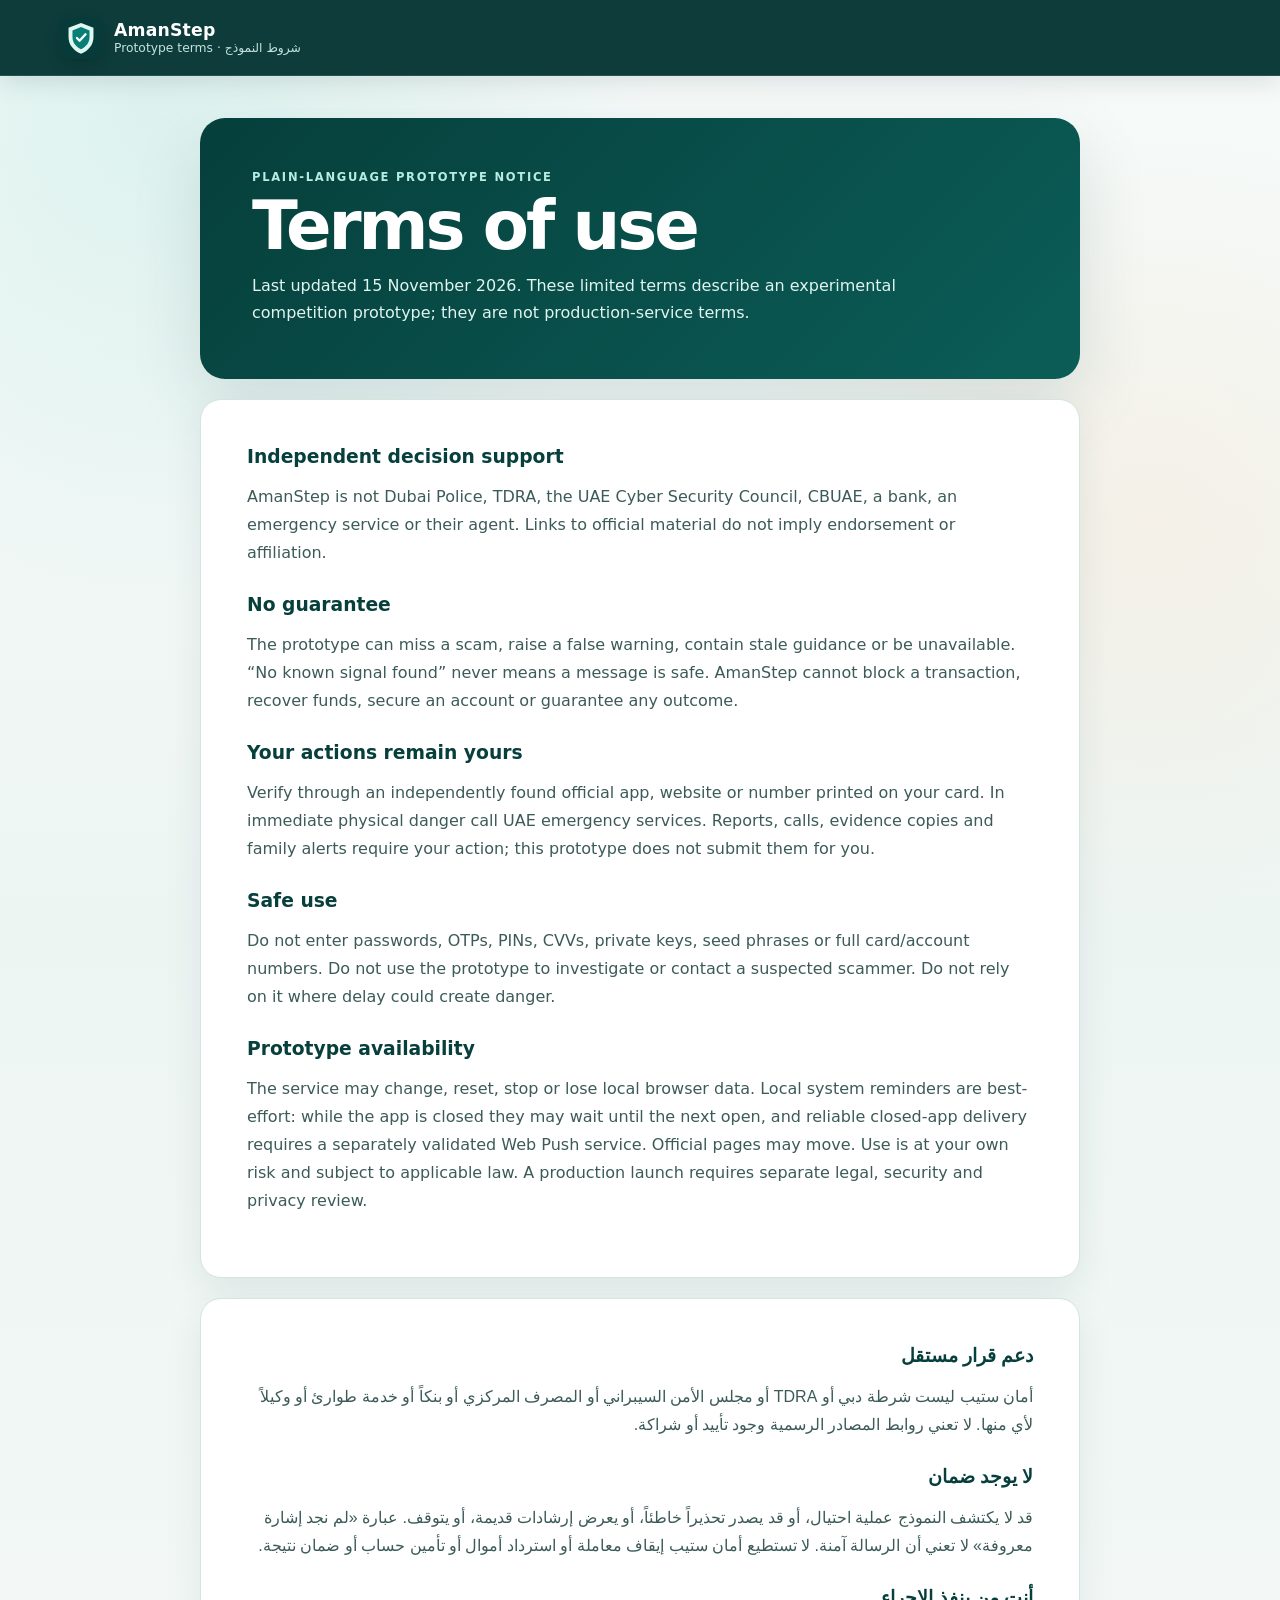
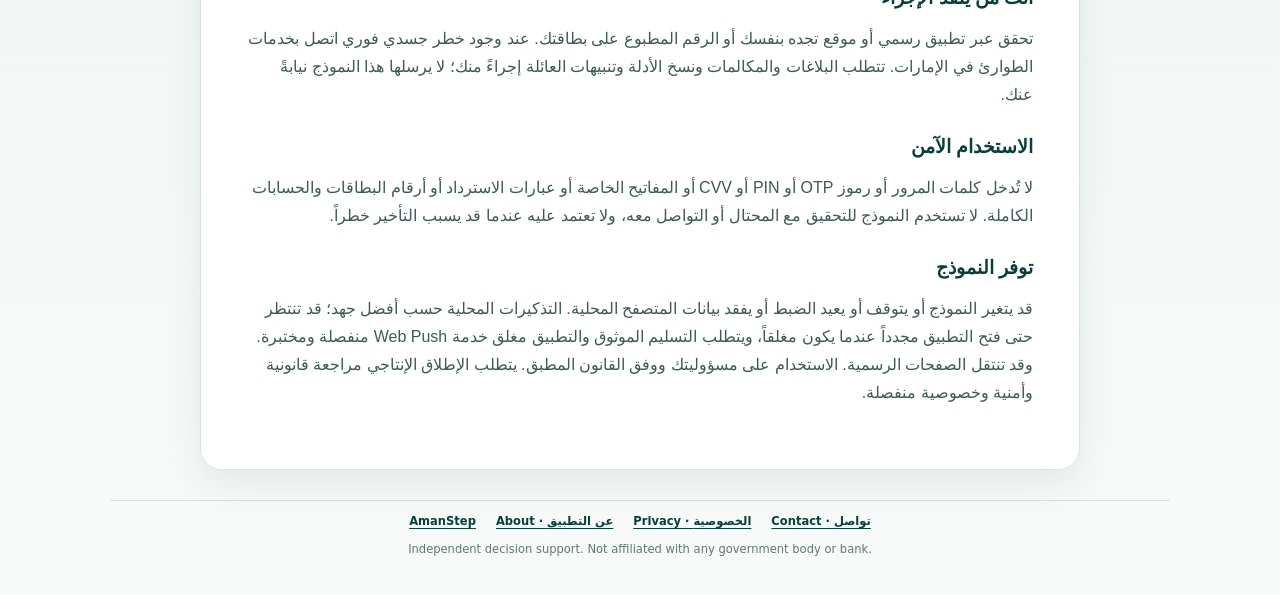
<file: terms.html>
<!doctype html>
<html lang="en">
  <head>
    <meta charset="utf-8" />
    <meta name="viewport" content="width=device-width, initial-scale=1" />
    <meta name="theme-color" content="#073b3a" />
    <meta name="description" content="AmanStep competition prototype terms" />
    <meta name="referrer" content="no-referrer" />
    <meta http-equiv="Content-Security-Policy" content="default-src 'self'; style-src 'self'; img-src 'self' data:; object-src 'none'; base-uri 'none'; form-action 'none'" />
    <link rel="icon" href="icon.svg" type="image/svg+xml" />
    <link rel="stylesheet" href="styles.css?v=29" />
    <title>Prototype terms — AmanStep</title>
  </head>
  <body>
    <a class="skip-link" href="#main-content">Skip to content</a>
    <header class="topbar legal-topbar"><a class="brand" href="./" aria-label="AmanStep home"><img src="icon.svg" alt="" width="42" height="42" /><div><strong>AmanStep</strong><span>Prototype terms · شروط النموذج</span></div></a></header>
    <main id="main-content" class="legal-page" tabindex="-1">
      <section class="legal-hero"><p class="eyebrow">Plain-language prototype notice</p><h1>Terms of use</h1><p>Last updated 15 November 2026. These limited terms describe an experimental competition prototype; they are not production-service terms.</p></section>
      <section class="legal-card" lang="en">
        <h2>Independent decision support</h2>
        <p>AmanStep is not Dubai Police, TDRA, the UAE Cyber Security Council, CBUAE, a bank, an emergency service or their agent. Links to official material do not imply endorsement or affiliation.</p>
        <h2>No guarantee</h2>
        <p>The prototype can miss a scam, raise a false warning, contain stale guidance or be unavailable. “No known signal found” never means a message is safe. AmanStep cannot block a transaction, recover funds, secure an account or guarantee any outcome.</p>
        <h2>Your actions remain yours</h2>
        <p>Verify through an independently found official app, website or number printed on your card. In immediate physical danger call UAE emergency services. Reports, calls, evidence copies and family alerts require your action; this prototype does not submit them for you.</p>
        <h2>Safe use</h2>
        <p>Do not enter passwords, OTPs, PINs, CVVs, private keys, seed phrases or full card/account numbers. Do not use the prototype to investigate or contact a suspected scammer. Do not rely on it where delay could create danger.</p>
        <h2>Prototype availability</h2>
        <p>The service may change, reset, stop or lose local browser data. Local system reminders are best-effort: while the app is closed they may wait until the next open, and reliable closed-app delivery requires a separately validated Web Push service. Official pages may move. Use is at your own risk and subject to applicable law. A production launch requires separate legal, security and privacy review.</p>
      </section>
      <section class="legal-card arabic-copy" lang="ar" dir="rtl">
        <h2>دعم قرار مستقل</h2>
        <p>أمان ستيب ليست شرطة دبي أو TDRA أو مجلس الأمن السيبراني أو المصرف المركزي أو بنكاً أو خدمة طوارئ أو وكيلاً لأي منها. لا تعني روابط المصادر الرسمية وجود تأييد أو شراكة.</p>
        <h2>لا يوجد ضمان</h2>
        <p>قد لا يكتشف النموذج عملية احتيال، أو قد يصدر تحذيراً خاطئاً، أو يعرض إرشادات قديمة، أو يتوقف. عبارة «لم نجد إشارة معروفة» لا تعني أن الرسالة آمنة. لا تستطيع أمان ستيب إيقاف معاملة أو استرداد أموال أو تأمين حساب أو ضمان نتيجة.</p>
        <h2>أنت من ينفذ الإجراء</h2>
        <p>تحقق عبر تطبيق رسمي أو موقع تجده بنفسك أو الرقم المطبوع على بطاقتك. عند وجود خطر جسدي فوري اتصل بخدمات الطوارئ في الإمارات. تتطلب البلاغات والمكالمات ونسخ الأدلة وتنبيهات العائلة إجراءً منك؛ لا يرسلها هذا النموذج نيابةً عنك.</p>
        <h2>الاستخدام الآمن</h2>
        <p>لا تُدخل كلمات المرور أو رموز OTP أو PIN أو CVV أو المفاتيح الخاصة أو عبارات الاسترداد أو أرقام البطاقات والحسابات الكاملة. لا تستخدم النموذج للتحقيق مع المحتال أو التواصل معه، ولا تعتمد عليه عندما قد يسبب التأخير خطراً.</p>
        <h2>توفر النموذج</h2>
        <p>قد يتغير النموذج أو يتوقف أو يعيد الضبط أو يفقد بيانات المتصفح المحلية. التذكيرات المحلية حسب أفضل جهد؛ قد تنتظر حتى فتح التطبيق مجدداً عندما يكون مغلقاً، ويتطلب التسليم الموثوق والتطبيق مغلق خدمة Web Push منفصلة ومختبرة. وقد تنتقل الصفحات الرسمية. الاستخدام على مسؤوليتك ووفق القانون المطبق. يتطلب الإطلاق الإنتاجي مراجعة قانونية وأمنية وخصوصية منفصلة.</p>
      </section>
    </main>
    <footer class="legal-footer"><nav aria-label="Trust pages"><a href="./">AmanStep</a><a href="about.html">About · عن التطبيق</a><a href="privacy.html">Privacy · الخصوصية</a><a href="contact.html">Contact · تواصل</a></nav><p>Independent decision support. Not affiliated with any government body or bank.</p></footer>
  </body>
</html>
</file>
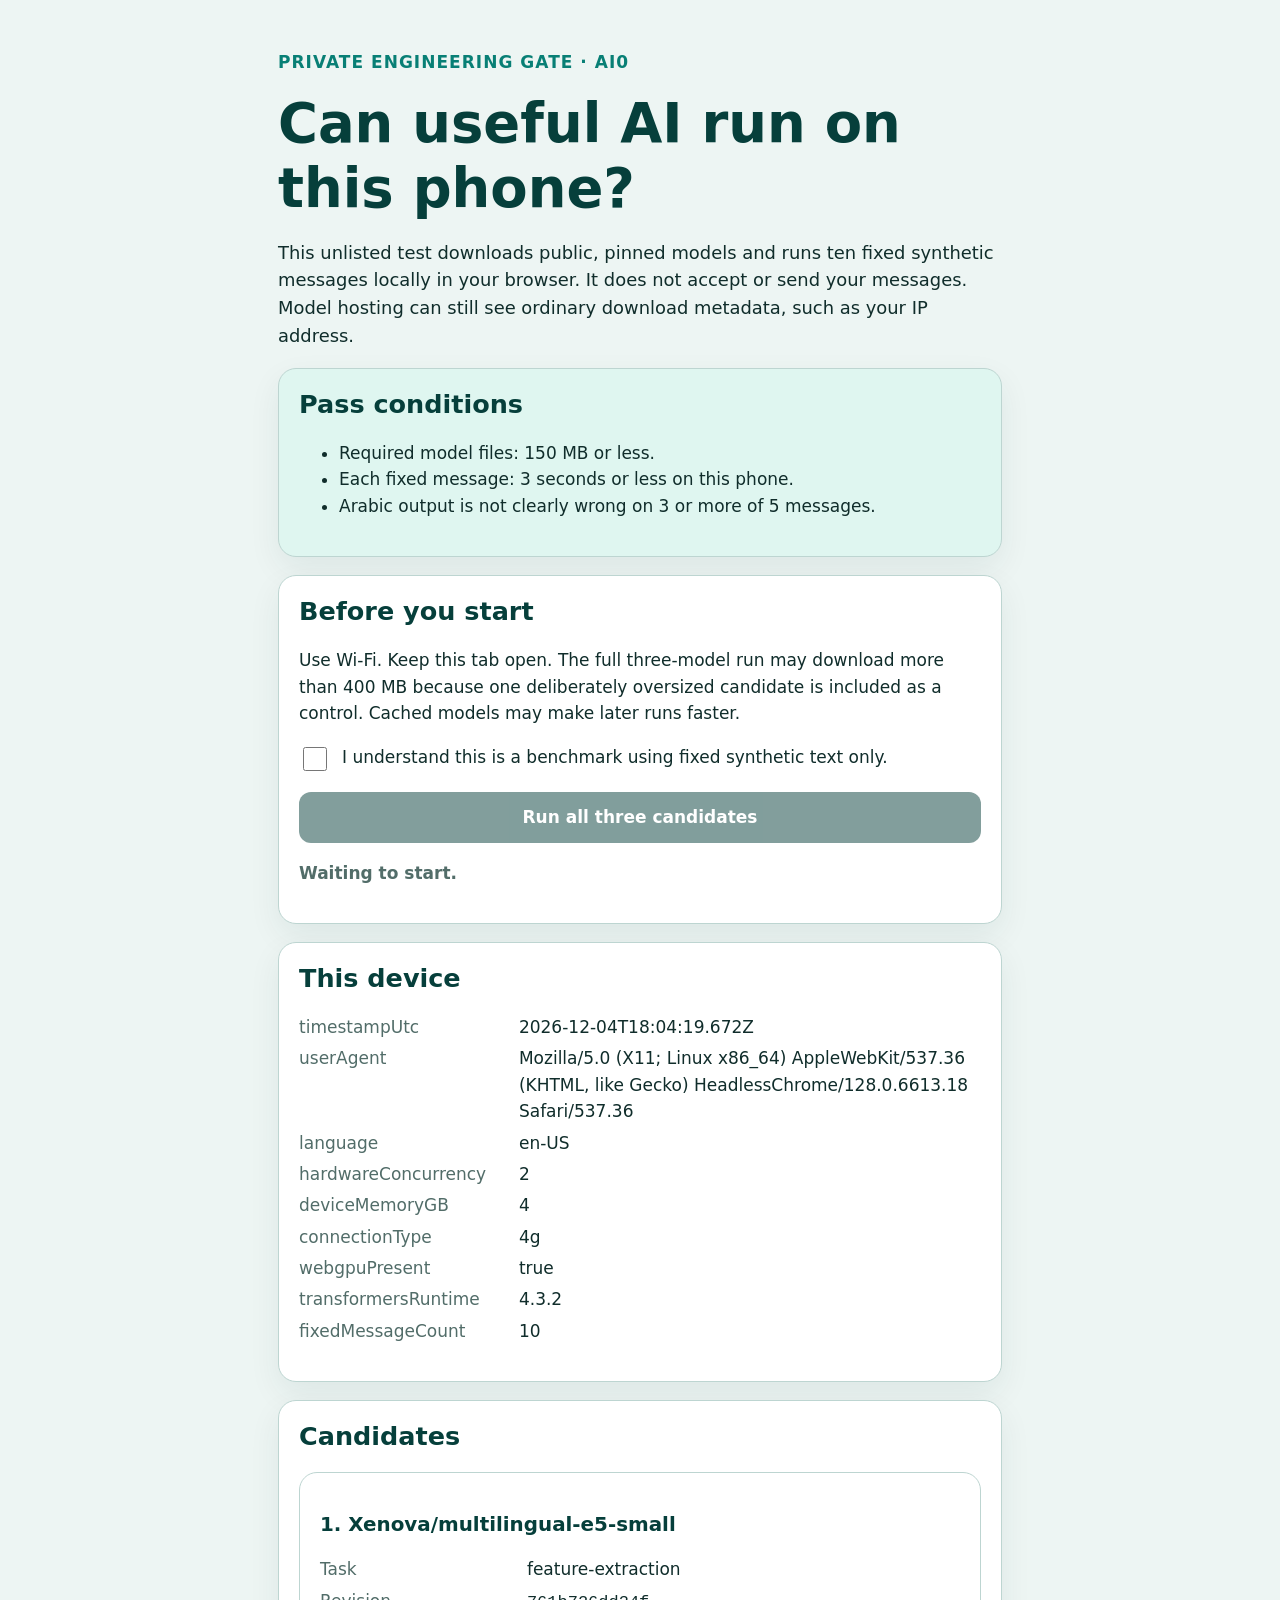
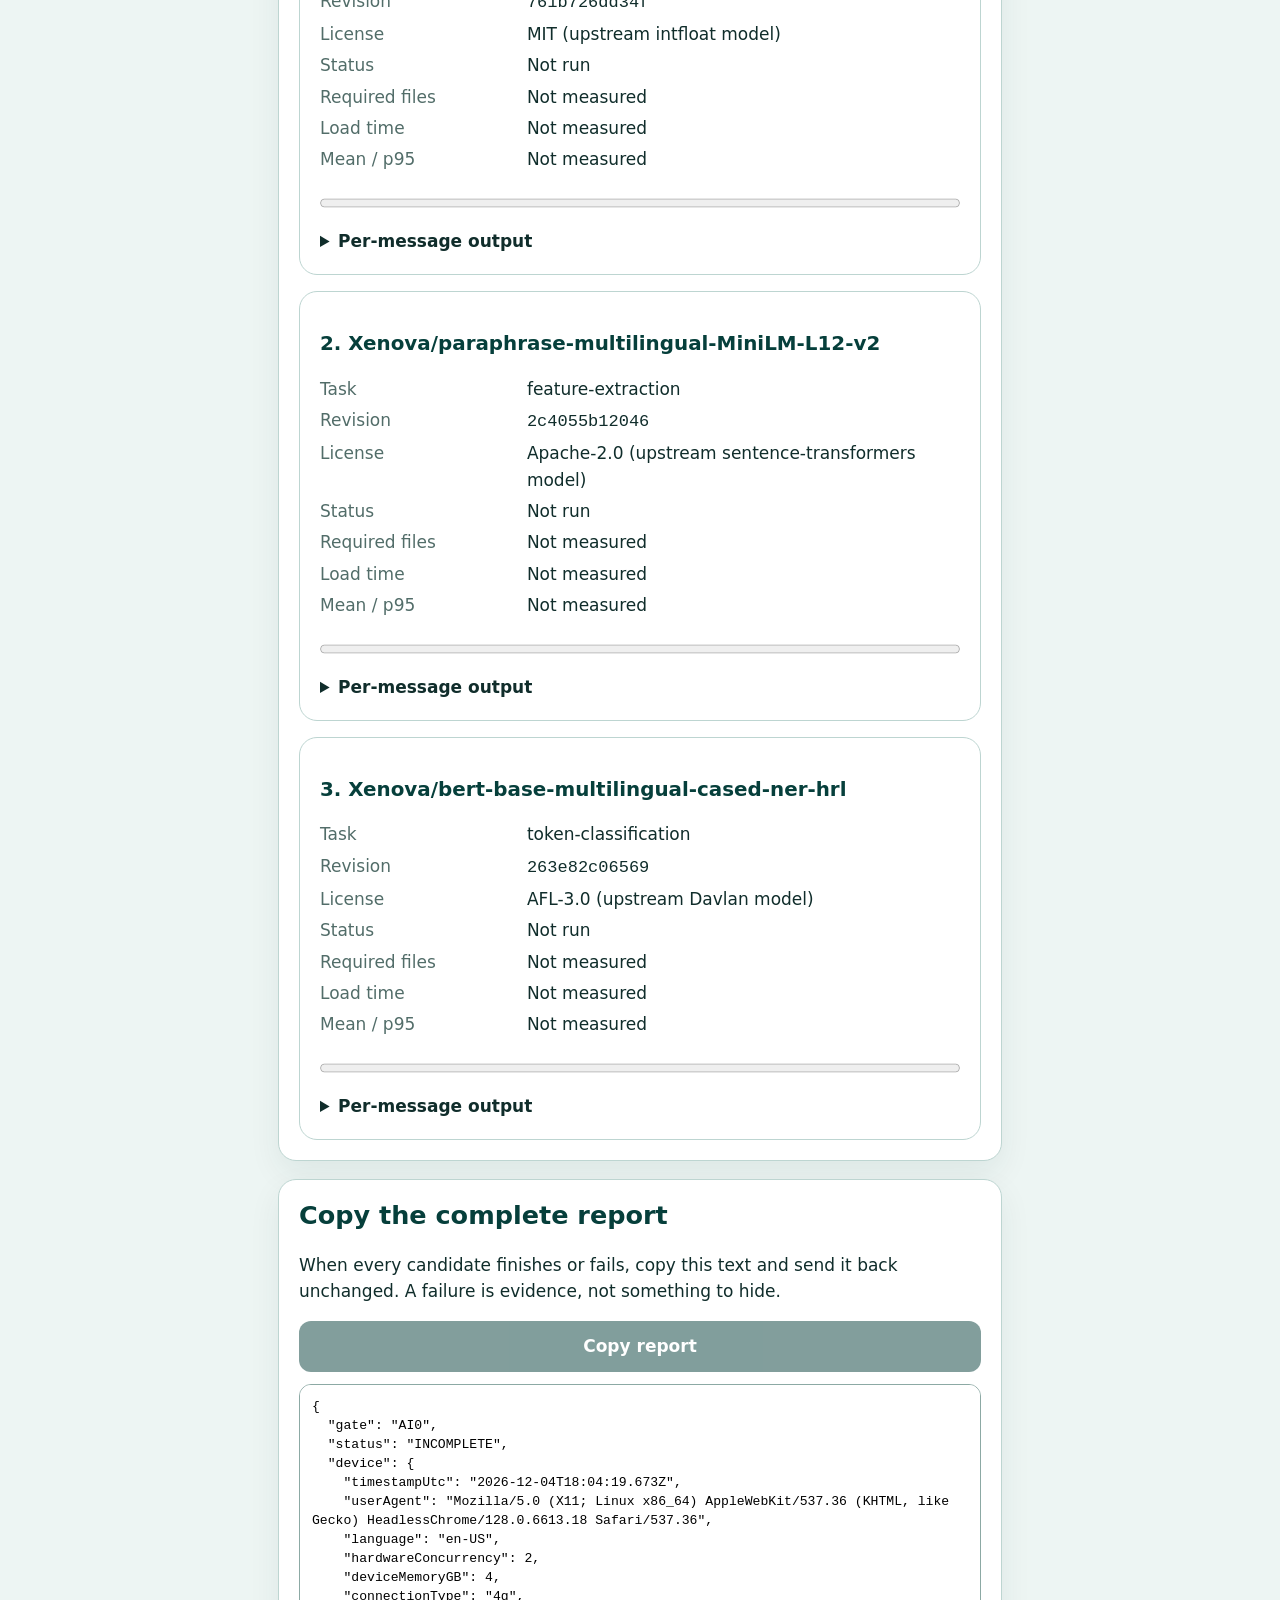
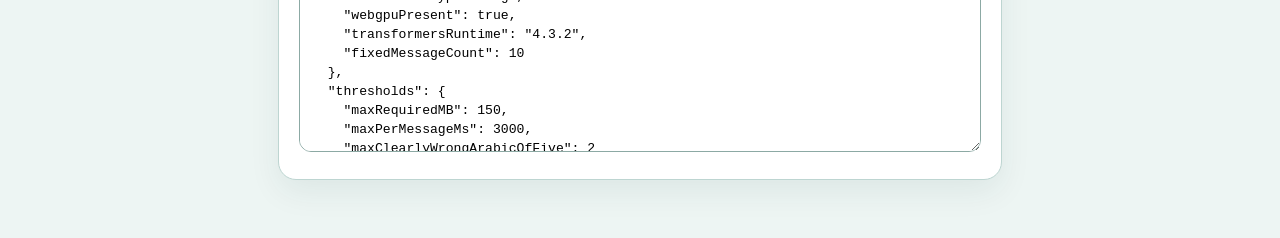
<file: lab/ai0.html>
<!doctype html>
<html lang="en" dir="ltr">
  <head>
    <meta charset="utf-8" />
    <meta name="viewport" content="width=device-width, initial-scale=1" />
    <meta name="robots" content="noindex,nofollow,noarchive" />
    <meta name="referrer" content="no-referrer" />
    <meta
      http-equiv="Content-Security-Policy"
      content="default-src 'self'; script-src 'self' 'wasm-unsafe-eval' blob: https://cdn.jsdelivr.net; style-src 'self'; connect-src 'self' https://cdn.jsdelivr.net https://huggingface.co https://*.huggingface.co https://*.hf.co https://*.xethub.hf.co; worker-src 'self' blob: https://cdn.jsdelivr.net; img-src 'self' data:; object-src 'none'; base-uri 'none'; form-action 'none'"
    />
    <title>AI0 phone feasibility lab</title>
    <link rel="stylesheet" href="ai0.css" />
  </head>
  <body>
    <main>
      <p class="eyebrow">Private engineering gate · AI0</p>
      <h1>Can useful AI run on this phone?</h1>
      <p class="lede">
        This unlisted test downloads public, pinned models and runs ten fixed
        synthetic messages locally in your browser. It does not accept or send
        your messages. Model hosting can still see ordinary download metadata,
        such as your IP address.
      </p>

      <section class="gate" aria-labelledby="gate-title">
        <h2 id="gate-title">Pass conditions</h2>
        <ul>
          <li>Required model files: 150 MB or less.</li>
          <li>Each fixed message: 3 seconds or less on this phone.</li>
          <li>Arabic output is not clearly wrong on 3 or more of 5 messages.</li>
        </ul>
      </section>

      <section class="consent" aria-labelledby="before-title">
        <h2 id="before-title">Before you start</h2>
        <p>
          Use Wi-Fi. Keep this tab open. The full three-model run may download
          more than 400 MB because one deliberately oversized candidate is
          included as a control. Cached models may make later runs faster.
        </p>
        <label>
          <input id="consent" type="checkbox" />
          I understand this is a benchmark using fixed synthetic text only.
        </label>
        <button id="run-all" type="button" disabled>Run all three candidates</button>
        <p id="overall-status" class="status" role="status" aria-live="polite">
          Waiting to start.
        </p>
      </section>

      <section aria-labelledby="device-title">
        <h2 id="device-title">This device</h2>
        <dl id="device"></dl>
      </section>

      <section aria-labelledby="candidates-title">
        <h2 id="candidates-title">Candidates</h2>
        <div id="candidates" class="candidate-list"></div>
      </section>

      <section aria-labelledby="report-title">
        <h2 id="report-title">Copy the complete report</h2>
        <p>
          When every candidate finishes or fails, copy this text and send it
          back unchanged. A failure is evidence, not something to hide.
        </p>
        <button id="copy-report" type="button" disabled>Copy report</button>
        <textarea id="report" rows="18" readonly spellcheck="false"></textarea>
      </section>
    </main>
    <script type="module" src="ai0.js"></script>
  </body>
</html>
</file>
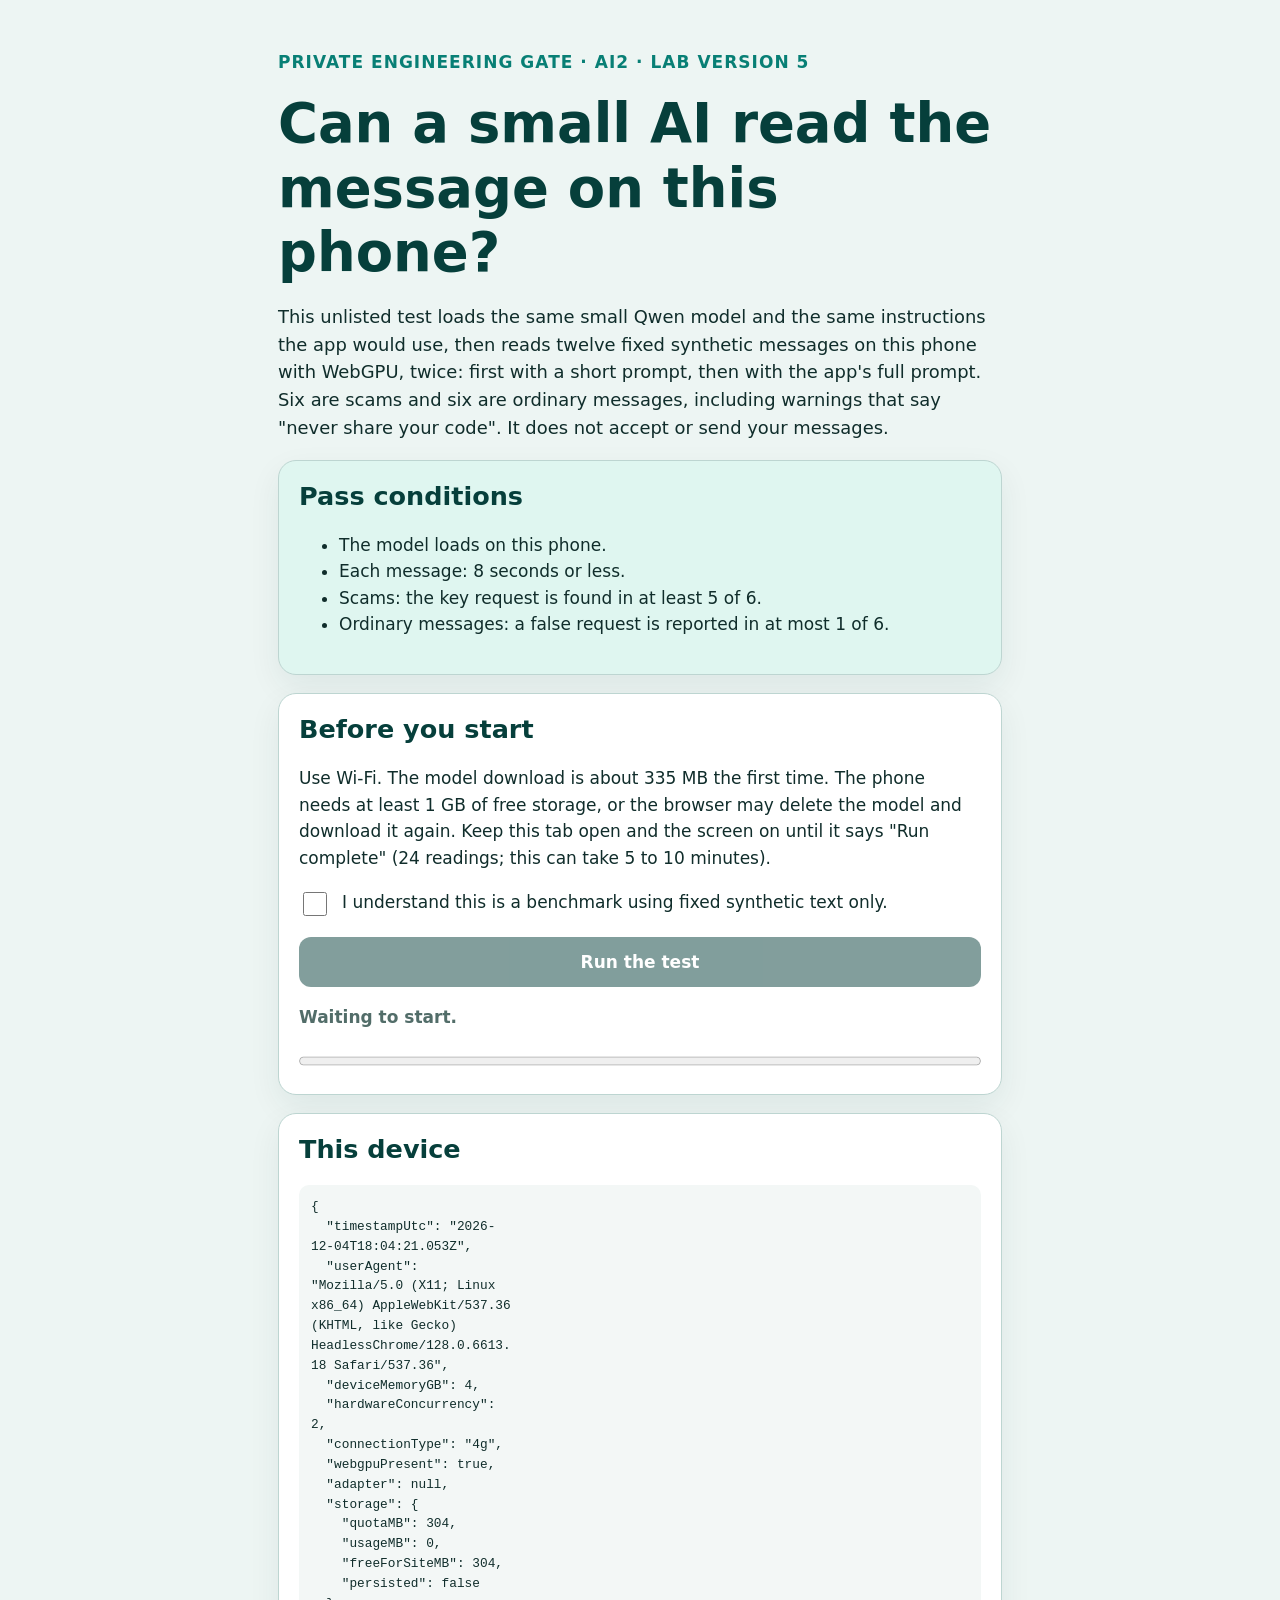
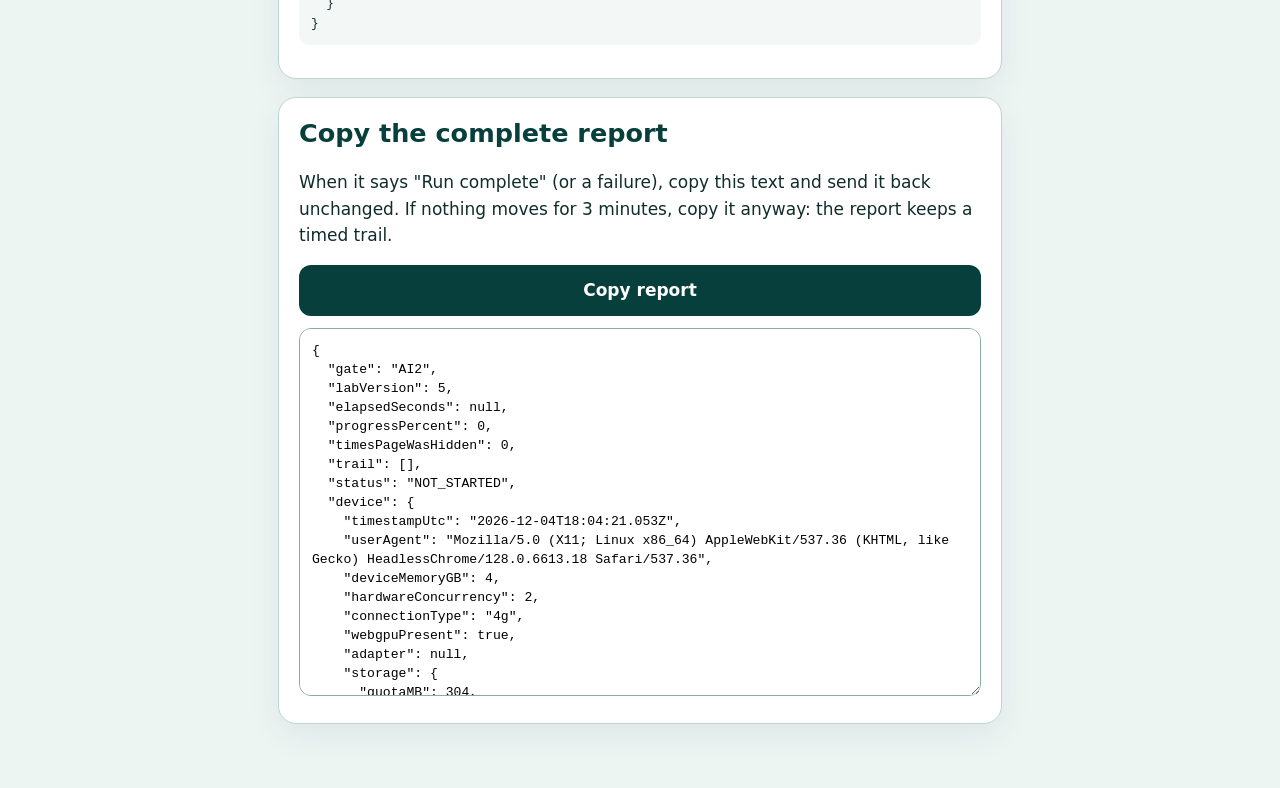
<file: lab/ai2.html>
<!doctype html>
<html lang="en" dir="ltr">
  <head>
    <meta charset="utf-8" />
    <meta name="viewport" content="width=device-width, initial-scale=1" />
    <meta name="robots" content="noindex,nofollow,noarchive" />
    <meta name="referrer" content="no-referrer" />
    <meta
      http-equiv="Content-Security-Policy"
      content="default-src 'self'; script-src 'self' 'wasm-unsafe-eval'; style-src 'self'; connect-src 'self' https://huggingface.co https://*.huggingface.co https://*.hf.co https://*.xethub.hf.co https://raw.githubusercontent.com; img-src 'self' data:; object-src 'none'; base-uri 'none'; form-action 'none'"
    />
    <title>AI2 phone reading lab</title>
    <link rel="stylesheet" href="ai0.css" />
  </head>
  <body>
    <main>
      <p class="eyebrow">Private engineering gate · AI2 · lab version 5</p>
      <h1>Can a small AI read the message on this phone?</h1>
      <p class="lede">
        This unlisted test loads the same small Qwen model and the same
        instructions the app would use, then reads twelve fixed synthetic
        messages on this phone with WebGPU, twice: first with a short prompt,
        then with the app's full prompt. Six are scams and six are ordinary
        messages, including warnings that say "never share your code". It does
        not accept or send your messages.
      </p>

      <section class="gate" aria-labelledby="gate-title">
        <h2 id="gate-title">Pass conditions</h2>
        <ul>
          <li>The model loads on this phone.</li>
          <li>Each message: 8 seconds or less.</li>
          <li>Scams: the key request is found in at least 5 of 6.</li>
          <li>Ordinary messages: a false request is reported in at most 1 of 6.</li>
        </ul>
      </section>

      <section class="consent" aria-labelledby="before-title">
        <h2 id="before-title">Before you start</h2>
        <p>
          Use Wi-Fi. The model download is about 335 MB the first time.
          The phone needs at least 1 GB of free storage, or the browser may
          delete the model and download it again.
          Keep this tab open and the screen on until it says "Run complete"
          (24 readings; this can take 5 to 10 minutes).
        </p>
        <label>
          <input id="consent" type="checkbox" />
          I understand this is a benchmark using fixed synthetic text only.
        </label>
        <button id="run" type="button" disabled>Run the test</button>
        <p id="overall-status" class="status" role="status" aria-live="polite">Waiting to start.</p>
        <progress id="progress" max="100" value="0"></progress>
      </section>

      <section aria-labelledby="device-title">
        <h2 id="device-title">This device</h2>
        <pre id="device">Checking…</pre>
      </section>

      <section aria-labelledby="report-title">
        <h2 id="report-title">Copy the complete report</h2>
        <p>When it says "Run complete" (or a failure), copy this text and send it back unchanged.
        If nothing moves for 3 minutes, copy it anyway: the report keeps a timed trail.</p>
        <button id="copy-report" type="button" disabled>Copy report</button>
        <textarea id="report" rows="18" readonly spellcheck="false"></textarea>
      </section>
    </main>
    <script src="../engine/qwen.js?v=2"></script>
    <script type="module" src="ai2.js?v=5"></script>
  </body>
</html>
</file>
<file: styles.css>
:root {
  color-scheme: light;
  font-family: Inter, "Noto Sans Arabic", ui-sans-serif, system-ui, -apple-system, BlinkMacSystemFont, "Segoe UI", sans-serif;
  --ink: #102d2b;
  --ink-soft: #284744;
  --muted: #607875;
  --deep: #063f3b;
  --deep-2: #08564f;
  --teal: #087f75;
  --teal-bright: #12a294;
  --mint: #dff6f0;
  --mint-soft: #f0faf7;
  --line: #d4e4e0;
  --line-strong: #aac8c2;
  --surface: #ffffff;
  --canvas: #edf5f3;
  --danger: #b83a2f;
  --danger-dark: #922a22;
  --danger-bg: #fff0ed;
  --warning: #856000;
  --warning-bg: #fff7d8;
  --blue: #25647b;
  --blue-bg: #eef8fb;
  --shadow-sm: 0 8px 24px rgba(6, 63, 59, .07);
  --shadow: 0 26px 70px rgba(6, 63, 59, .13);
  --radius-sm: 12px;
  --radius: 20px;
  --radius-lg: 28px;
}

* { box-sizing: border-box; }
html { scroll-behavior: smooth; }
[hidden] { display: none !important; }
body {
  margin: 0;
  min-height: 100vh;
  color: var(--ink);
  background:
    radial-gradient(circle at 12% 5%, rgba(104, 205, 188, .18), transparent 31rem),
    radial-gradient(circle at 90% 24%, rgba(255, 210, 169, .2), transparent 26rem),
    linear-gradient(180deg, #f7fbfa 0, var(--canvas) 58rem, #f7faf9 100%);
}
button, textarea, select, input { font: inherit; }
button { cursor: pointer; }
button:disabled { cursor: not-allowed; opacity: .58; box-shadow: none !important; transform: none !important; }
a { color: var(--teal); }
body.emergency-open { overflow: hidden; }
.emergency-view {
  position: fixed;
  z-index: 300;
  inset: 0;
  display: grid;
  align-content: center;
  justify-items: center;
  gap: 28px;
  padding: max(28px, env(safe-area-inset-top)) 22px max(28px, env(safe-area-inset-bottom));
  color: white;
  text-align: center;
  background: linear-gradient(155deg, #9f211b, #c53b30 55%, #8d1815);
}
.emergency-view h1 { max-width: 760px; margin: 0; font-size: 28px; line-height: 1.35; }
.emergency-countdown {
  width: 92px;
  height: 92px;
  display: grid;
  place-items: center;
  border: 7px solid rgba(255, 255, 255, .25);
  border-top-color: white;
  border-radius: 50%;
  font-size: 2rem;
  font-weight: 950;
}
.emergency-countdown.is-running { animation: emergency-ring 3s linear both; }
.emergency-actions { width: min(520px, 100%); display: grid; gap: 12px; }
.emergency-actions button {
  min-height: 58px;
  padding: 14px 18px;
  color: #67120f;
  background: white;
  border: 0;
  border-radius: 14px;
  box-shadow: 0 10px 28px rgba(62, 4, 2, .25);
  font-weight: 900;
}
.emergency-actions button:focus-visible { outline: 4px solid #ffe28d; outline-offset: 3px; }
@keyframes emergency-ring { to { transform: rotate(360deg); } }
@media (prefers-reduced-motion: reduce) { .emergency-countdown.is-running { animation: none; } }
.sr-only {
  position: absolute;
  width: 1px;
  height: 1px;
  padding: 0;
  margin: -1px;
  overflow: hidden;
  clip: rect(0, 0, 0, 0);
  white-space: nowrap;
  border: 0;
}
.skip-link {
  position: fixed;
  z-index: 100;
  inset-block-start: 10px;
  inset-inline-start: 10px;
  transform: translateY(-160%);
  padding: 10px 14px;
  color: white;
  background: var(--deep);
  border-radius: 9px;
  font-weight: 800;
  text-decoration: none;
}
.skip-link:focus { transform: translateY(0); }

.topbar {
  position: sticky;
  z-index: 20;
  top: 0;
  min-height: 76px;
  display: flex;
  align-items: center;
  justify-content: space-between;
  gap: 20px;
  padding: 13px max(22px, calc((100vw - 1160px) / 2));
  color: white;
  background: rgba(5, 53, 50, .96);
  border-bottom: 1px solid rgba(210, 247, 238, .12);
  box-shadow: 0 6px 24px rgba(4, 44, 41, .12);
  backdrop-filter: blur(16px);
}
.brand { display: flex; align-items: center; gap: 12px; color: white; text-decoration: none; }
.brand img { border-radius: 13px; box-shadow: 0 5px 15px rgba(0, 0, 0, .16); }
.brand div { display: grid; gap: 1px; }
.brand strong { font-size: 1.08rem; letter-spacing: .01em; }
.brand span { color: #c3e4de; font-size: .77rem; }
.header-actions { display: flex; align-items: center; gap: 12px; }
.privacy-chip {
  position: relative;
  padding: 7px 10px 7px 24px;
  border: 1px solid #3f7872;
  border-radius: 999px;
  color: #d7f0eb;
  font-size: .72rem;
  font-weight: 800;
}
.privacy-chip::before {
  content: "";
  position: absolute;
  inset-inline-start: 10px;
  top: 50%;
  width: 7px;
  height: 7px;
  transform: translateY(-50%);
  background: #68ddca;
  border-radius: 50%;
  box-shadow: 0 0 0 4px rgba(104, 221, 202, .1);
}
.settings-menu { position: relative; }
.settings-menu > summary { min-height: 40px; display: flex; align-items: center; padding: 0 12px; color: #d7f0eb; background: #0b514c; border: 1px solid #4f817d; border-radius: 10px; font-size: .74rem; font-weight: 800; list-style: none; cursor: pointer; }
.settings-menu > summary::-webkit-details-marker { display: none; }
.settings-menu > summary::after { content: "⋮"; margin-inline-start: 8px; color: #9fd5cc; }
.settings-panel { position: absolute; z-index: 40; top: calc(100% + 9px); inset-inline-end: 0; width: min(290px, calc(100vw - 24px)); padding: 14px 16px; color: var(--ink); background: white; border: 1px solid var(--line); border-radius: 13px; box-shadow: var(--shadow); }
.settings-panel p { margin: 0; font-size: .78rem; line-height: 1.5; }
.settings-panel strong { color: var(--deep); }
#private-ai-status { color: var(--muted); }
.language select {
  min-height: 40px;
  padding: 0 31px 0 11px;
  color: white;
  background: #0b514c;
  border: 1px solid #4f817d;
  border-radius: 10px;
  font-weight: 700;
}
[dir="rtl"] .language select { padding: 0 11px 0 31px; }

main { width: min(1160px, calc(100% - 32px)); margin: 0 auto; }
.guidance-status {
  margin: 18px 0 0;
  padding: 12px 15px;
  color: var(--warning);
  background: var(--warning-bg);
  border: 1px solid #dfc979;
  border-radius: var(--radius-sm);
  font-size: .82rem;
  font-weight: 800;
}
.connection-status {
  margin: 12px 0 0;
  padding: 12px 15px;
  color: #234f5c;
  background: var(--blue-bg);
  border: 1px solid #a8cad5;
  border-radius: var(--radius-sm);
  font-size: .82rem;
  font-weight: 800;
}
.home-view { padding: clamp(36px, 6vw, 74px) 0 42px; }
.resume-case {
  display: flex;
  align-items: center;
  justify-content: space-between;
  gap: 22px;
  margin: 0 0 28px;
  padding: 20px 22px;
  color: var(--deep);
  background: linear-gradient(135deg, #e6f8f4, #f7fcfb);
  border: 1px solid #a9d8cf;
  border-radius: 17px;
  box-shadow: var(--shadow-sm);
}
.resume-case[hidden] { display: none; }
.resume-case h2 { margin: 0 0 4px; font-size: 1.05rem; }
.resume-case p { margin: 0; color: var(--muted); font-size: .82rem; line-height: 1.5; }
.resume-case .primary { flex: 0 0 auto; }
.vault-resume { align-items: flex-end; }
.vault-inline-form { grid-template-columns: minmax(220px, 1fr) auto; align-items: end; margin-top: 12px; }
.vault-inline-form label { grid-column: 1; }
.vault-inline-form .primary { grid-column: 2; grid-row: 1; align-self: end; }
.vault-import { width: min(640px, 100%); margin: -10px auto 28px; padding: 14px 17px; background: rgba(255, 255, 255, .8); border: 1px solid var(--line); border-radius: 13px; }
.vault-import summary { color: var(--deep); font-size: .82rem; font-weight: 850; cursor: pointer; }
.vault-import p { color: var(--muted); font-size: .78rem; line-height: 1.55; }
.vault-import input[type="file"] { position: absolute; width: 1px; height: 1px; overflow: hidden; opacity: 0; pointer-events: none; }
.file-button { width: fit-content; cursor: pointer; }
.home-intro {
  display: grid;
  grid-template-columns: minmax(0, 1.08fr) minmax(340px, .82fr);
  align-items: center;
  gap: clamp(30px, 6vw, 78px);
  margin-bottom: clamp(34px, 6vw, 60px);
}
.hero { max-width: 690px; }
.eyebrow {
  margin: 0 0 9px;
  color: var(--teal);
  font-size: .72rem;
  font-weight: 900;
  letter-spacing: .15em;
  text-transform: uppercase;
}
.hero h1 {
  max-width: 690px;
  margin: 0 0 18px;
  font-size: clamp(2.75rem, 6vw, 5rem);
  line-height: .98;
  letter-spacing: -.055em;
}
[dir="rtl"] .hero h1 { letter-spacing: -.025em; line-height: 1.08; }
.hero > p:not(.eyebrow) {
  max-width: 620px;
  margin: 0;
  color: var(--muted);
  font-size: 1.06rem;
  line-height: 1.7;
}
.trust-row { display: flex; flex-wrap: wrap; gap: 8px; margin-top: 24px; }
.trust-row span {
  padding: 7px 10px;
  color: #365d58;
  background: rgba(255, 255, 255, .74);
  border: 1px solid #d9e8e4;
  border-radius: 999px;
  font-size: .7rem;
  font-weight: 800;
  box-shadow: 0 3px 10px rgba(6, 63, 59, .03);
}
.trust-row span::before { content: "✓"; margin-inline-end: 5px; color: var(--teal); }

.agent-preview {
  position: relative;
  overflow: hidden;
  padding: 24px;
  color: white;
  background:
    radial-gradient(circle at 92% 4%, rgba(66, 196, 177, .28), transparent 14rem),
    linear-gradient(145deg, #063f3b, #052f2d);
  border: 1px solid rgba(166, 235, 223, .18);
  border-radius: var(--radius-lg);
  box-shadow: var(--shadow);
}
.agent-preview::after {
  content: "";
  position: absolute;
  right: -42px;
  bottom: -80px;
  width: 190px;
  height: 190px;
  border: 1px solid rgba(187, 237, 228, .14);
  border-radius: 50%;
  box-shadow: 0 0 0 28px rgba(187, 237, 228, .035), 0 0 0 58px rgba(187, 237, 228, .025);
  pointer-events: none;
}
.agent-preview-head { position: relative; z-index: 1; display: flex; align-items: center; gap: 8px; color: #c7e8e2; font-size: .73rem; font-weight: 800; }
.live-dot { width: 8px; height: 8px; background: #69dfca; border-radius: 50%; box-shadow: 0 0 0 5px rgba(105, 223, 202, .1); }
.agent-tag { margin-inline-start: auto; padding: 5px 8px; color: #dff8f3; background: rgba(222, 248, 242, .09); border: 1px solid rgba(222, 248, 242, .14); border-radius: 999px; font-size: .63rem; }
.agent-preview ol { position: relative; z-index: 1; display: grid; gap: 0; margin: 21px 0 18px; padding: 0; list-style: none; }
.agent-preview li { position: relative; display: grid; grid-template-columns: 39px 1fr; gap: 12px; min-height: 68px; }
.agent-preview li:not(:last-child)::after { content: ""; position: absolute; inset-inline-start: 18px; top: 37px; width: 1px; height: 27px; background: #39736d; }
.agent-preview li > span { width: 37px; height: 37px; display: grid; place-items: center; color: #7ee1d0; background: rgba(126, 225, 208, .09); border: 1px solid #39736d; border-radius: 11px; font: 800 .67rem/1 ui-monospace, monospace; }
.agent-preview li div { display: grid; align-content: start; gap: 3px; padding-top: 1px; }
.agent-preview li strong { font-size: .92rem; }
.agent-preview li small { color: #a9cbc5; font-size: .74rem; line-height: 1.45; }
.agent-preview > p { position: relative; z-index: 1; margin: 0; padding-top: 15px; color: #b9d8d2; border-top: 1px solid rgba(185, 216, 210, .15); font-size: .72rem; font-weight: 750; }
.agent-preview > p span:first-child { display: inline-grid; place-items: center; width: 20px; height: 20px; margin-inline-end: 6px; color: var(--deep); background: #77dbc9; border-radius: 50%; }

.journey-panel { padding: clamp(22px, 4vw, 38px); background: rgba(255, 255, 255, .88); border: 1px solid rgba(205, 225, 220, .88); border-radius: var(--radius-lg); box-shadow: var(--shadow-sm); backdrop-filter: blur(12px); }
.home-choice-panel { width: min(780px, 100%); margin: 0 auto; }
.agent-intake-home {
  width: min(780px, 100%);
  margin: 20px auto 0;
  padding: clamp(20px, 4vw, 32px);
  border: 1px solid #8bcfc5;
  border-radius: 24px;
  background: linear-gradient(135deg, #f4fffc 0%, #e7f8f4 100%);
  box-shadow: 0 18px 48px rgb(7 59 58 / 10%);
}
.agent-intake-home h2 { margin: 0 0 8px; }
.agent-intake-home-form { display: grid; gap: 10px; margin-top: 18px; }
.agent-intake-home-form textarea { min-height: 132px; resize: vertical; }
.agent-intake-home-form .primary { justify-self: start; }
.home-choice-panel > h1 { max-width: 680px; margin: 0 auto 24px; font-size: clamp(2rem, 5vw, 3.5rem); line-height: 1.05; letter-spacing: -.045em; text-align: center; }
[dir="rtl"] .home-choice-panel > h1 { letter-spacing: -.02em; line-height: 1.15; }
.journey-heading { display: flex; align-items: end; justify-content: space-between; gap: 28px; margin-bottom: 21px; }
.journey-heading h2 { margin: 0; font-size: clamp(1.55rem, 3vw, 2.2rem); letter-spacing: -.025em; }
.journey-heading > p { max-width: 350px; margin: 0; color: var(--muted); font-size: .82rem; line-height: 1.5; text-align: end; }
.journey-grid { display: grid; grid-template-columns: repeat(2, minmax(0, 1fr)); gap: 14px; }
.journey-card {
  position: relative;
  min-height: 128px;
  display: grid;
  grid-template-columns: 45px 1fr 16px;
  align-items: start;
  gap: 13px;
  padding: 20px;
  color: var(--ink);
  text-align: start;
  background: #fbfdfc;
  border: 1px solid var(--line);
  border-radius: 18px;
  box-shadow: 0 7px 20px rgba(6, 63, 59, .04);
  transition: transform .18s ease, box-shadow .18s ease, border-color .18s ease, background .18s ease;
}
.journey-card:hover { transform: translateY(-3px); border-color: #85b9b0; background: white; box-shadow: 0 16px 32px rgba(6, 63, 59, .1); }
.journey-card:active { transform: translateY(-1px); }
.journey-card.urgent {
  min-height: 128px;
  align-items: center;
  background: linear-gradient(105deg, #fff 45%, #fff1ed);
  border: 1px solid #e5a69f;
  box-shadow: 0 10px 27px rgba(184, 58, 47, .07);
}
.journey-card.urgent::after { content: ""; position: absolute; inset-block: 14px; inset-inline-start: 0; width: 4px; background: var(--danger); border-radius: 0 5px 5px 0; }
[dir="rtl"] .journey-card.urgent::after { border-radius: 5px 0 0 5px; }
.journey-card > span:nth-child(2) { min-width: 0; }
.journey-card strong { display: block; margin: 3px 0 7px; font-size: 1rem; line-height: 1.3; }
.journey-card small:not(.journey-kicker) { display: block; color: var(--muted); font-size: .78rem; line-height: 1.5; }
.journey-kicker { display: block; color: var(--teal); font-size: .61rem; font-weight: 900; letter-spacing: .1em; text-transform: uppercase; }
.urgent .journey-kicker { color: var(--danger); }
.journey-icon { width: 45px; height: 45px; display: grid; place-items: center; border-radius: 13px; font-weight: 900; }
.journey-icon.calm { color: var(--teal); background: var(--mint); font-size: 1.25rem; }
.journey-icon.danger { color: white; background: var(--danger); box-shadow: 0 7px 17px rgba(184, 58, 47, .2); font-size: 1.25rem; }
.journey-icon.warning { color: var(--warning); background: var(--warning-bg); font-size: 1.05rem; }
.journey-icon.money { font-size: .58rem; letter-spacing: -.03em; }
.arrow { align-self: center; color: #829692; font-size: 1.12rem; transition: transform .18s ease; }
.journey-card:hover .arrow { transform: translateX(3px); color: var(--teal); }
[dir="rtl"] .journey-card:hover .arrow { transform: rotate(180deg) translateX(3px); }
#home-status { margin: 13px 0 -4px; text-align: center; }
.status { min-height: 22px; color: var(--muted); font-size: .86rem; }
.boundary-note { max-width: 820px; display: flex; align-items: center; justify-content: center; gap: 12px; margin: 22px auto 0; color: var(--muted); font-size: .77rem; }
.boundary-icon { width: 42px; height: 42px; flex: 0 0 auto; display: grid; place-items: center; color: var(--danger); background: var(--danger-bg); border: 1px solid #f0c1bb; border-radius: 12px; font-size: .68rem; font-weight: 900; }
.boundary-note div { display: grid; gap: 2px; }
.boundary-note strong { color: var(--ink); }

.case-view { max-width: 1060px; margin: 0 auto; padding: 26px 0 50px; }
.text-button { min-height: 44px; padding: 9px 2px; color: var(--teal); background: none; border: 0; font-weight: 800; }
.case-shell { overflow: hidden; background: var(--surface); border: 1px solid var(--line); border-radius: var(--radius-lg); box-shadow: var(--shadow); }
.case-header { display: flex; align-items: center; justify-content: space-between; gap: 18px; padding: 26px clamp(22px, 5vw, 50px) 22px; background: linear-gradient(180deg, #fff, #fbfdfc); }
.case-header h1 { margin: 0; font-size: clamp(1.75rem, 4vw, 2.55rem); letter-spacing: -.03em; }
.stage-badge { position: relative; padding: 8px 12px 8px 27px; color: var(--deep); background: var(--mint); border: 1px solid #bde2da; border-radius: 999px; font-size: .74rem; font-weight: 900; white-space: nowrap; }
.stage-badge::before { content: ""; position: absolute; inset-inline-start: 11px; top: 50%; width: 7px; height: 7px; transform: translateY(-50%); background: var(--teal); border-radius: 50%; }
[dir="rtl"] .stage-badge { padding: 8px 27px 8px 12px; }
.stage-active, .stage-paid { color: var(--danger-dark); background: var(--danger-bg); border-color: #efc0ba; }
.stage-active::before, .stage-paid::before { background: var(--danger); }
.stage-compromised { color: var(--warning); background: var(--warning-bg); border-color: #ebda9f; }
.stage-compromised::before { background: var(--warning); }
.stage-closed { color: var(--muted); background: #edf2f1; border-color: #d6e0de; }
.stage-closed::before { background: var(--muted); }

.case-progress { display: grid; grid-template-columns: repeat(4, 1fr); margin: 0; padding: 0 clamp(22px, 5vw, 50px) 24px; background: #fbfdfc; border-bottom: 1px solid var(--line); list-style: none; }
.case-progress li { position: relative; display: flex; align-items: center; gap: 8px; color: #849895; font-size: .68rem; font-weight: 800; }
.case-progress li:not(:last-child)::after { content: ""; position: absolute; z-index: 0; inset-inline-start: 28px; inset-inline-end: 4px; top: 12px; height: 1px; background: #d5e1df; }
.case-progress li > span { position: relative; z-index: 1; width: 25px; height: 25px; flex: 0 0 auto; display: grid; place-items: center; background: #f0f4f3; border: 1px solid #d5e1df; border-radius: 50%; font-size: .62rem; }
.case-progress li > strong { position: relative; z-index: 1; padding-inline-end: 7px; background: #fbfdfc; }
.case-progress li.is-current { color: var(--teal); }
.case-progress li.is-current > span { color: white; background: var(--teal); border-color: var(--teal); box-shadow: 0 0 0 4px rgba(8, 127, 117, .1); }
.case-progress li.is-complete { color: var(--deep); }
.case-progress li.is-complete > span { color: var(--deep); background: var(--mint); border-color: #9fd2c8; }
.case-progress li.is-complete:not(:last-child)::after { background: #88c5ba; }

.next-action { position: relative; overflow: hidden; padding: clamp(30px, 5vw, 54px) clamp(28px, 7vw, 72px); color: white; background: linear-gradient(115deg, var(--deep), #086158); }
.next-action::after { content: ""; position: absolute; right: -95px; top: -125px; width: 310px; height: 310px; border: 1px solid rgba(202, 242, 234, .14); border-radius: 50%; box-shadow: 0 0 0 46px rgba(202, 242, 234, .035), 0 0 0 90px rgba(202, 242, 234, .025); pointer-events: none; }
[dir="rtl"] .next-action::after { right: auto; left: -95px; }
.next-action > * { position: relative; z-index: 1; }
.next-label { margin: 0 0 10px; color: #91e5d6; font-size: .7rem; font-weight: 900; letter-spacing: .14em; text-transform: uppercase; }
.next-action h2 { max-width: 760px; margin: 0 0 10px; font-size: clamp(1.75rem, 4vw, 2.85rem); line-height: 1.08; letter-spacing: -.035em; }
.next-action > p:not(.next-label) { max-width: 720px; margin: 0 0 22px; color: #d2eae6; line-height: 1.65; }
.next-action .primary { color: var(--deep); background: white; border-color: white; box-shadow: 0 8px 18px rgba(0, 0, 0, .13); }
.next-action .primary:hover { color: #022b28; background: #e9fbf7; }
.decision-trace { max-width: 720px; margin-top: 20px; color: #d2ebe7; }
.decision-trace summary { width: fit-content; color: #bfe8e0; font-size: .8rem; font-weight: 800; cursor: pointer; }
.decision-trace p { margin: 9px 0 4px !important; color: #d2ebe7 !important; font-size: .82rem; line-height: 1.55; }
.decision-trace small { color: #aee3d9; font-size: .72rem; }
.decision-trace-grid { display: grid; grid-template-columns: repeat(2, minmax(0, 1fr)); gap: 8px; margin-top: 13px; }
.trace-panel { min-width: 0; padding: 13px; background: rgba(212, 247, 240, .07); border: 1px solid rgba(195, 237, 229, .15); border-radius: 11px; }
.trace-panel h3 { margin: 0 0 10px; color: white; font-size: .76rem; }
.trace-panel p { margin: 0 !important; font-size: .75rem !important; }
.trace-facts { display: flex; flex-wrap: wrap; gap: 6px; }
.trace-fact { min-width: 120px; display: grid; gap: 2px; padding: 7px 8px; color: #e8f8f5; background: rgba(3, 37, 35, .32); border-radius: 7px; font-size: .72rem; }
.trace-fact small { color: #8fd5c9; font-size: .61rem; font-weight: 800; }
.trace-codes { display: flex; flex-wrap: wrap; gap: 5px; margin-top: 8px; }
.trace-codes code, .trace-policy-rule { width: fit-content; max-width: 100%; padding: 4px 6px; color: #dff8f3; background: rgba(3, 37, 35, .48); border-radius: 5px; font-size: .65rem; overflow-wrap: anywhere; }
.trace-empty { display: block; color: #b8dbd5; font-size: .7rem; line-height: 1.45; }
.trace-panel dl { display: grid; gap: 5px; margin: 9px 0 0; }
.trace-panel dl div { display: grid; grid-template-columns: 88px minmax(0, 1fr); gap: 7px; font-size: .66rem; }
.trace-panel dt { color: #8fd5c9; }
.trace-panel dd { margin: 0; color: #e5f7f3; overflow-wrap: anywhere; }
.trace-source { display: grid; gap: 3px; padding: 8px; color: #e5f7f3; background: rgba(3, 37, 35, .32); border-radius: 7px; text-decoration: none; }
.trace-source + .trace-source { margin-top: 6px; }
.trace-source strong { font-size: .72rem; }
.trace-source span { color: #8fd5c9; font-size: .64rem; }
.trace-source:hover { color: white; background: rgba(3, 37, 35, .5); }
.agent-policy-trace { display: grid; grid-template-columns: repeat(3, minmax(0, 1fr)); gap: 7px; margin: 13px 0 9px; padding: 12px; background: rgba(212, 247, 240, .07); border: 1px solid rgba(195, 237, 229, .15); border-radius: 11px; }
.agent-policy-trace > strong { grid-column: 1 / -1; color: white; font-size: .73rem; }
.agent-policy-trace > span { min-width: 0; display: grid; gap: 3px; color: #e5f7f3; font-size: .7rem; overflow-wrap: anywhere; }
.agent-policy-trace code { width: fit-content; max-width: 100%; padding: 3px 5px; color: #dff8f3; background: rgba(3, 37, 35, .48); border-radius: 5px; font-size: .65rem; overflow-wrap: anywhere; }
.all-done { margin: 0 !important; color: white !important; font-size: 1.2rem; font-weight: 800; }

.flow-section { position: relative; padding: clamp(32px, 5vw, 52px); border-bottom: 1px solid var(--line); }
.flow-section::before { content: attr(data-section); position: absolute; top: clamp(32px, 5vw, 52px); inset-inline-end: clamp(22px, 5vw, 50px); color: #b7c9c6; font: 800 .68rem/1 ui-monospace, SFMono-Regular, Menlo, monospace; letter-spacing: .08em; }
.flow-section:nth-of-type(even) { background: #fcfefd; }
.section-heading { max-width: 780px; margin-bottom: 22px; padding-inline-end: 42px; }
.section-heading h2 { margin: 0 0 7px; font-size: clamp(1.25rem, 2.4vw, 1.55rem); letter-spacing: -.018em; }
.section-heading p { margin: 0; color: var(--muted); line-height: 1.6; }
.inline-heading { max-width: none; display: flex; align-items: flex-start; justify-content: space-between; gap: 18px; }
.progress-label { padding: 7px 10px; color: var(--teal); background: var(--mint); border: 1px solid #bee1da; border-radius: 999px; font-size: .71rem; font-weight: 850; white-space: nowrap; }

form { display: grid; gap: 12px; }
label { display: grid; gap: 7px; color: var(--ink-soft); font-size: .84rem; font-weight: 800; }
textarea, input { width: 100%; padding: 14px 15px; color: var(--ink); background: white; border: 1px solid #abc2be; border-radius: var(--radius-sm); line-height: 1.5; transition: border-color .15s ease, box-shadow .15s ease; }
textarea { resize: vertical; }
textarea:hover, input:hover { border-color: #82aaa4; }
textarea:focus, input:focus, select:focus, button:focus-visible, a:focus-visible, summary:focus-visible { outline: 3px solid #71dbcf; outline-offset: 3px; }
.primary, .secondary { min-height: 46px; display: inline-flex; align-items: center; justify-content: center; padding: 10px 18px; border-radius: 11px; font-weight: 850; transition: transform .15s ease, background .15s ease, border-color .15s ease, box-shadow .15s ease; }
.primary { color: white; background: var(--teal); border: 1px solid var(--teal); }
.primary:hover { background: #066d65; border-color: #066d65; box-shadow: 0 7px 16px rgba(8, 127, 117, .16); }
.secondary { color: var(--deep); background: white; border: 1px solid #9bb9b4; }
.secondary:hover { background: var(--mint-soft); border-color: var(--teal); }
.primary:active, .secondary:active { transform: translateY(1px); }
.small { min-height: 39px; padding: 7px 11px; font-size: .76rem; }
.danger-outline { color: var(--danger-dark); border-color: #d9a49f; }
.danger-outline:hover { color: var(--danger-dark); background: var(--danger-bg); border-color: var(--danger); }
.danger-button { background: var(--danger); border-color: var(--danger); }
.danger-button:hover { background: var(--danger-dark); border-color: var(--danger-dark); }
.dialog-actions { display: flex; flex-wrap: wrap; gap: 9px; }
.vault-section { background: linear-gradient(180deg, #f4fbf9, #fff); }
.vault-form { max-width: 700px; grid-template-columns: repeat(2, minmax(0, 1fr)); }
.vault-form .primary { grid-column: 1 / -1; justify-self: start; }
.vault-saved-actions { display: flex; flex-wrap: wrap; align-items: center; gap: 10px; margin-top: 20px; padding: 16px; background: var(--mint-soft); border: 1px solid #b9ddd6; border-radius: var(--radius-sm); }
.vault-saved-actions p { flex: 1 1 100%; margin: 0; color: var(--ink-soft); font-size: .82rem; font-weight: 800; }

.analysis-section { background: linear-gradient(180deg, #f9fdfc, #fff); }
.analysis-section form { max-width: 780px; }
.analysis-section form .primary { justify-self: start; }
.action-feed { max-width: 830px; margin-top: 24px; padding: clamp(20px, 4vw, 30px); color: white; background: linear-gradient(145deg, #063f3b, #052f2d); border: 1px solid #1d6962; border-radius: 20px; box-shadow: 0 18px 42px rgba(4, 45, 42, .19); scroll-margin-top: 90px; }
.feed-heading { display: flex; align-items: center; gap: 10px; padding-bottom: 16px; border-bottom: 1px solid rgba(205, 241, 234, .16); }
.feed-heading h3 { margin: 0; font-size: clamp(1.15rem, 3vw, 1.5rem); }
.feed-list { position: relative; display: grid; gap: 0; margin: 0; padding: 8px 0 0; list-style: none; }
.feed-list::before { content: ""; position: absolute; inset-block: 31px 38px; inset-inline-start: 15px; width: 2px; background: rgba(134, 220, 204, .23); }
.feed-item { position: relative; display: grid; grid-template-columns: 32px minmax(0, 1fr); gap: 12px; padding: 14px 0; opacity: 0; transform: translateY(8px); transition: opacity .22s ease, transform .22s ease; }
.feed-item.is-visible { opacity: 1; transform: translateY(0); }
.feed-status { position: relative; z-index: 1; width: 32px; height: 32px; display: grid; place-items: center; color: #063f3b; background: #7ee1d0; border: 3px solid #083d39; border-radius: 50%; font-size: .8rem; font-weight: 950; }
.feed-next .feed-status { color: white; background: var(--danger); }
.feed-setup .feed-status { color: #f0d67e; background: #213f3c; border-color: #315b56; }
.feed-alert .feed-status { color: white; background: var(--danger); border-color: var(--danger); font-weight: 800; }
.feed-alert .feed-content > strong { color: #ffd9d4; }
.feed-note { opacity: .8; font-size: .85em; }
.feed-content { min-width: 0; display: grid; gap: 7px; padding-top: 5px; }
.feed-content > strong { color: white; font-size: .93rem; line-height: 1.45; }
.feed-source { width: fit-content; color: #91e5d6; font-size: .76rem; font-weight: 800; text-underline-offset: 3px; }
.feed-content details { color: #b9d9d3; font-size: .75rem; }
.feed-content summary { width: fit-content; color: #b9d9d3; cursor: pointer; }
.feed-content details p { max-width: 650px; margin: 7px 0 0; color: #cfe8e3; line-height: 1.55; overflow-wrap: anywhere; }
.feed-action { width: fit-content; max-width: 100%; margin-top: 4px; text-align: start; line-height: 1.35; }
.feed-next .feed-action { min-height: 52px; color: var(--deep); background: white; border-color: white; }
.feed-next .feed-action:hover { color: var(--deep); background: #e9fbf7; border-color: #e9fbf7; }
.analysis-result { max-width: 830px; margin-top: 24px; padding: 22px; background: white; border: 1px solid var(--line); border-radius: 17px; box-shadow: var(--shadow-sm); }
.risk-header { display: flex; align-items: center; gap: 11px; flex-wrap: wrap; }
.risk-header h2 { margin: 0; font-size: 1.17rem; }
.risk-badge { padding: 6px 10px; border-radius: 999px; font-size: .71rem; font-weight: 900; }
.risk-badge.high_concern { color: var(--danger); background: var(--danger-bg); }
.risk-badge.caution { color: var(--warning); background: var(--warning-bg); }
.risk-badge.insufficient_evidence { color: var(--muted); background: #edf2f1; }
.analysis-result > h3 { margin: 23px 0 9px; font-size: .93rem; }
.analysis-result ol { padding-inline-start: 22px; line-height: 1.6; }
.reason, .source-card { display: grid; gap: 5px; padding: 14px 15px; background: #f8fcfb; border: 1px solid var(--line); border-radius: 11px; }
.reason + .reason, .source-card + .source-card { margin-top: 8px; }
.reason code { color: var(--teal); font-size: .68rem; font-weight: 900; }
.reason span, .source-card span { color: var(--muted); font-size: .77rem; }
.reason.model-reason { background: #f2f8fb; border-color: #bed8e1; }
.reason.model-reason code { color: var(--blue); }
.safety-merge-notice { display: grid; gap: 3px; margin-top: 14px; padding: 12px 14px; color: #174f66; background: #edf7fb; border: 1px solid #b8dbe8; border-radius: 11px; }
.safety-merge-notice strong { font-size: .78rem; }
.safety-merge-notice span { font-size: .75rem; line-height: 1.45; }
.source-card a { font-weight: 800; }
.disclaimer { padding-top: 16px; border-top: 1px solid var(--line); color: var(--muted); font-size: .79rem; line-height: 1.55; }
.directory-list { display: grid; grid-template-columns: 1fr 1fr; gap: 11px; }
.directory-card { padding: 18px; background: #fbfdfc; border: 1px solid var(--line); border-radius: 15px; }
.directory-card:first-child { background: linear-gradient(145deg, #f5fcfa, #fff); border-color: #afd3cc; }
.directory-top { display: flex; justify-content: space-between; gap: 10px; color: var(--muted); font-size: .66rem; text-transform: uppercase; }
.directory-top span { color: var(--teal); font-weight: 900; letter-spacing: .06em; }
.directory-card h3 { margin: 10px 0 7px; font-size: 1rem; }
.directory-card p { margin: 6px 0; color: var(--muted); font-size: .82rem; line-height: 1.52; }
.directory-card p strong { color: var(--ink); }
.directory-card > small { display: block; margin-top: 11px; color: var(--muted); font-size: .66rem; }
.directory-actions { display: flex; flex-wrap: wrap; gap: 7px; margin-top: 13px; }
.directory-actions a, .directory-actions button { text-decoration: none; }
.more-routes { grid-column: 1 / -1; margin-top: 2px; }
.more-routes summary { padding: 14px 15px; color: var(--teal); background: var(--mint-soft); border: 1px solid var(--line); border-radius: 11px; font-weight: 850; cursor: pointer; }
.directory-list.nested { margin-top: 10px; }

.intake-section { background: linear-gradient(180deg, #f3fbf9, #fff) !important; }
.intake-question { min-height: 112px; padding: 20px; background: #fff; border: 1px solid #cce2de; border-radius: 16px; box-shadow: 0 5px 16px rgba(6, 63, 59, .035); }
.intake-question h3 { max-width: 700px; margin: 0 0 14px; font-size: 1.05rem; line-height: 1.45; }
.intake-options { display: grid; grid-template-columns: repeat(2, minmax(0, 1fr)); gap: 9px; }
.intake-option { min-height: 50px; padding: 11px 13px; color: var(--ink); text-align: start; background: #f9fcfb; border: 1px solid #a7c9c3; border-radius: 11px; font-weight: 800; line-height: 1.35; }
.intake-option:hover, .intake-option:focus-visible { color: var(--teal); background: var(--mint); border-color: var(--teal); }
.intake-option.is-suggested { border-color: var(--blue); box-shadow: inset 0 0 0 1px var(--blue); }
.intake-option small { display: block; margin-top: 4px; color: var(--blue); font-size: .65rem; }
.model-suggestion-note { color: var(--blue); font-size: .7rem; font-weight: 750; }
#intake-text-form { display: grid; grid-template-columns: minmax(0, 1fr) auto auto; gap: 9px; align-items: center; }
#intake-text-form input { width: 100%; min-height: 46px; padding: 10px 12px; color: var(--ink); background: #fff; border: 1px solid #9dbbb6; border-radius: 10px; font: inherit; }
.intake-complete { display: flex; align-items: center; min-height: 70px; margin: 0; color: var(--teal); font-weight: 850; }

.task-list { position: relative; display: grid; gap: 11px; }
.task-list::before { content: ""; position: absolute; inset-block: 26px; inset-inline-start: 20px; width: 2px; background: #dbe8e5; }
.task { position: relative; display: grid; grid-template-columns: 40px 1fr auto; gap: 15px; align-items: start; padding: 18px; background: #fff; border: 1px solid var(--line); border-radius: 16px; box-shadow: 0 5px 16px rgba(6, 63, 59, .035); }
.task.is-complete { opacity: .72; background: #f5f9f8; }
.task-number { position: relative; z-index: 1; width: 36px; height: 36px; display: grid; place-items: center; color: var(--teal); background: var(--mint); border: 1px solid #b4ddd5; border-radius: 50%; font-size: .82rem; font-weight: 900; }
.task-meta { color: var(--danger); font-size: .63rem; font-weight: 900; letter-spacing: .09em; text-transform: uppercase; }
.task h3 { margin: 4px 0 5px; font-size: 1rem; }
.task p { margin: 0; color: var(--muted); line-height: 1.55; }
.task a { display: inline-block; margin-top: 9px; font-size: .8rem; font-weight: 800; }
.complete-label { padding-top: 9px; color: var(--teal); font-size: .73rem; font-weight: 850; }

.change-section { background: linear-gradient(180deg, #fffcf5, #fff) !important; }
.event-actions { display: flex; flex-wrap: wrap; gap: 9px; }
.event-button { min-height: 44px; padding: 10px 14px; color: var(--ink-soft); background: white; border: 1px solid #c8b98d; border-radius: 11px; font-weight: 760; }
.event-button:hover { color: var(--warning); background: var(--warning-bg); border-color: #b99b47; }
.trusted-section { background: linear-gradient(180deg, var(--blue-bg), #fff) !important; }
.trusted-panel { padding: 19px; background: rgba(255, 255, 255, .8); border: 1px solid #c6dde5; border-radius: 16px; }
.trusted-panel > p { margin: 10px 0; color: var(--muted); line-height: 1.55; }
.pairing-code { display: flex; align-items: center; justify-content: space-between; gap: 14px; padding: 15px; background: white; border: 1px dashed #78a6b6; border-radius: 11px; }
.pairing-code span { color: var(--muted); font-size: .78rem; }
.pairing-code strong { font: 900 1.35rem/1 ui-monospace, SFMono-Regular, Menlo, monospace; letter-spacing: .13em; }
.trusted-actions { display: flex; flex-wrap: wrap; gap: 8px; }
.trusted-actions a { text-decoration: none; }
.consent-check { display: flex; align-items: flex-start; gap: 10px; min-height: 48px; margin: 12px 0; padding: 8px 0; color: var(--ink); line-height: 1.45; cursor: pointer; }
.consent-check input { flex: 0 0 auto; width: 22px; height: 22px; margin-top: 1px; accent-color: var(--teal); }
.consent-check span { max-width: 60ch; }
.consent-active { color: var(--teal) !important; font-weight: 850; }

.evidence-form { grid-template-columns: 1fr 1fr; }
.evidence-form .wide, .evidence-form button { grid-column: 1 / -1; }
.download-link { width: fit-content; text-decoration: none; }
.evidence-output { display: grid; gap: 10px; }
.evidence-output pre { max-height: 270px; overflow: auto; margin: 0; padding: 15px; color: #d7f5ef; background: #092f2e; border-radius: 11px; font: .74rem/1.55 ui-monospace, SFMono-Regular, Menlo, Consolas, monospace; white-space: pre-wrap; overflow-wrap: anywhere; }
.report-draft-card { display: grid; gap: 10px; padding: 16px; background: #fff; border: 1px solid var(--line); border-radius: 14px; }
.report-draft-card h3 { margin: 0; font-size: 1rem; }
.report-draft-card .secondary { justify-self: start; }
.full-evidence-pack { padding: 12px; background: #f7faf9; border: 1px solid var(--line); border-radius: 12px; }
.full-evidence-pack summary { min-height: 44px; padding: 10px 2px; cursor: pointer; font-weight: 800; }
.full-evidence-pack[open] summary { margin-bottom: 8px; }
.evidence-actions { display: flex; flex-wrap: wrap; gap: 8px; }
.followup-section { background: #f8fbfa; }
.followup-controls { display: flex; flex-wrap: wrap; gap: 10px; }
.followup-limit { max-width: 820px; padding: 12px 14px; color: #496562; background: #eef7f5; border-inline-start: 4px solid var(--teal); border-radius: 8px; font-size: .84rem; line-height: 1.55; }
.followup-list { display: grid; gap: 10px; }
.followup-card { display: flex; align-items: center; justify-content: space-between; gap: 18px; padding: 16px; background: #fff; border: 1px solid var(--line); border-radius: 14px; }
.followup-card div { display: grid; gap: 5px; }
.followup-card span { color: #58706e; font-size: .82rem; }
.followup-card.is-due { border-color: #d08334; background: #fff8ee; }
.followup-card.is-due span { color: #8a4d14; font-weight: 800; }
.case-privacy { padding: 23px clamp(22px, 5vw, 50px); color: #496562; background: #eaf6f3; border-top: 1px solid #cfe4df; font-size: .78rem; }
.case-privacy p { margin: 4px 0 0; line-height: 1.55; }

.choice-dialog { width: min(510px, calc(100% - 28px)); padding: 0; color: var(--ink); background: white; border: 0; border-radius: 21px; box-shadow: var(--shadow); }
.choice-dialog::backdrop { background: rgba(4, 34, 33, .66); backdrop-filter: blur(4px); }
.choice-dialog form { position: relative; padding: 30px; }
.choice-dialog h2 { margin: 0 34px 6px 0; font-size: 1.5rem; letter-spacing: -.02em; }
[dir="rtl"] .choice-dialog h2 { margin: 0 0 6px 34px; }
.choice-dialog p { margin: 0 0 17px; color: var(--muted); }
.dialog-close { position: absolute; top: 15px; inset-inline-end: 15px; width: 36px; height: 36px; color: var(--muted); background: #eef5f3; border: 0; border-radius: 50%; font-size: 1.2rem; }
.choice-button { min-height: 52px; padding: 12px 14px; color: var(--ink); text-align: start; background: white; border: 1px solid #a7c2be; border-radius: 11px; font-weight: 800; }
.choice-button:hover { background: var(--mint); border-color: var(--teal); }
.outcome-choices { display: grid; gap: 9px; margin: 0 0 18px; padding: 0; border: 0; }
.outcome-choices label { display: flex; align-items: center; gap: 10px; min-height: 48px; padding: 10px 12px; border: 1px solid #a7c2be; border-radius: 11px; font-weight: 800; cursor: pointer; }
.outcome-choices label:has(input:checked) { background: var(--mint); border-color: var(--teal); }
.outcome-choices input { width: 20px; height: 20px; margin: 0; accent-color: var(--teal); }
.outcome-reference { display: grid; gap: 7px; margin-bottom: 12px; font-weight: 800; }
.task-outcome { display: inline-block; margin: 8px 0 0 !important; padding: 7px 10px; color: #194f49 !important; background: #e5f5f1; border-radius: 8px; font-size: .82rem; }

.trusted-contact-view { width: min(720px, 100%); margin: 36px auto 54px; }
.contact-shell { padding: clamp(25px, 6vw, 50px); background: white; border: 1px solid var(--line); border-radius: 23px; box-shadow: var(--shadow); }
.contact-shell > h1 { margin: 4px 0 11px; font-size: clamp(1.9rem, 5vw, 3rem); line-height: 1.08; letter-spacing: -.035em; }
.contact-shell > p:not(.eyebrow) { color: var(--muted); line-height: 1.65; }
.claim-form { margin-top: 25px; }
.inbox-heading { display: flex; align-items: center; justify-content: space-between; gap: 14px; margin-top: 27px; }
.inbox-heading h2 { margin: 0; }
.inbox-alerts { display: grid; gap: 10px; margin-top: 13px; }
.trusted-alert { padding: 17px; background: var(--mint); border: 1px solid #abd5ce; border-radius: 13px; }
.trusted-alert > div { display: flex; justify-content: space-between; gap: 12px; }
.trusted-alert > div strong { text-transform: capitalize; }
.trusted-alert span, .trusted-alert small { color: var(--muted); font-size: .69rem; }
.trusted-alert p { margin: 10px 0; line-height: 1.55; }
.empty-inbox { color: var(--muted); }

footer { width: min(1060px, calc(100% - 32px)); margin: 12px auto 36px; color: var(--muted); font-size: .72rem; line-height: 1.5; text-align: center; }
.footer-nav, .legal-footer nav { display: flex; flex-wrap: wrap; justify-content: center; gap: 8px 20px; margin-bottom: 10px; }
.footer-nav a, .legal-footer a { color: var(--deep); font-weight: 800; text-decoration-thickness: 1px; text-underline-offset: 3px; }
.footer-nav a:hover, .legal-footer a:hover { color: var(--teal); }

.legal-topbar { position: static; }
.legal-topbar .brand { color: inherit; text-decoration: none; }
.legal-page { display: grid; gap: 20px; width: min(880px, calc(100% - 32px)); margin: 42px auto 30px; }
.legal-page.compact-legal { width: min(760px, calc(100% - 32px)); }
.legal-hero { padding: clamp(26px, 6vw, 52px); color: white; background: linear-gradient(135deg, var(--deep), #0b5d58); border-radius: 25px; box-shadow: var(--shadow); }
.legal-hero .eyebrow { color: #b7ece3; }
.legal-hero h1 { margin: 7px 0 12px; font-size: clamp(2.25rem, 7vw, 4.2rem); line-height: 1; letter-spacing: -.045em; }
.legal-hero > p:last-child { max-width: 700px; margin: 0; color: #e0f4f0; font-size: 1rem; line-height: 1.7; }
.legal-card { padding: clamp(25px, 5vw, 46px); background: white; border: 1px solid var(--line); border-radius: 21px; box-shadow: 0 15px 38px rgba(15, 57, 54, .08); }
.legal-card h2 { margin: 27px 0 8px; color: var(--deep); font-size: 1.17rem; }
.legal-card h2:first-child { margin-top: 0; }
.legal-card p, .legal-card li { color: #3c5b58; line-height: 1.75; }
.legal-card ul { padding-inline-start: 24px; }
.legal-card li + li { margin-top: 8px; }
.arabic-copy { font-family: Tahoma, Arial, sans-serif; }
.contact-card { text-align: center; }
.contact-link { display: inline-flex; min-height: 48px; align-items: center; padding: 10px 17px; color: var(--deep); background: var(--mint); border: 1px solid #a8d7cf; border-radius: 12px; font-weight: 900; text-decoration: none; }
.contact-link:hover { border-color: var(--teal); }
.legal-footer { padding-top: 12px; border-top: 1px solid var(--line); }
[dir="rtl"] .arrow { transform: rotate(180deg); }

@media (max-width: 900px) {
  .home-intro { grid-template-columns: 1fr; gap: 34px; }
  .hero { max-width: 780px; }
  .agent-preview { width: min(620px, 100%); }
  .journey-grid { grid-template-columns: 1fr; }
  .journey-card, .journey-card.urgent { min-height: 116px; grid-column: 1; align-items: center; }
}

@media (max-width: 720px) {
  .privacy-chip { display: none; }
  main { width: min(100% - 20px, 1160px); }
  .home-view { padding-top: 32px; }
  .resume-case { align-items: stretch; flex-direction: column; }
  .vault-inline-form, .vault-form { grid-template-columns: 1fr; }
  .vault-inline-form label, .vault-inline-form .primary, .vault-form .primary { grid-column: 1; grid-row: auto; width: 100%; }
  .vault-saved-actions .secondary { width: 100%; }
  .hero h1 { font-size: clamp(2.55rem, 13vw, 4rem); }
  .agent-preview { display: none; }
  .journey-panel { padding: 20px 14px 14px; border-radius: 22px; }
  .journey-heading { display: grid; gap: 10px; padding: 0 6px; }
  .journey-heading > p { text-align: start; }
  .journey-card { padding: 17px; }
  .boundary-note { align-items: flex-start; padding: 0 8px; }
  .case-view { padding-top: 18px; }
  .case-shell { border-radius: 20px; }
  .case-header { align-items: flex-start; flex-direction: column; gap: 13px; }
  .case-progress { grid-template-columns: repeat(4, minmax(55px, 1fr)); overflow-x: auto; padding-bottom: 20px; }
  .case-progress li { display: grid; justify-items: start; gap: 6px; min-width: 65px; }
  .case-progress li:not(:last-child)::after { inset-inline-start: 27px; inset-inline-end: -1px; }
  .case-progress li > strong { padding-inline-end: 5px; font-size: .62rem; }
  .next-action { padding: 30px 23px 33px; }
  .next-action h2 { font-size: clamp(1.7rem, 8vw, 2.3rem); }
  .next-action .primary { width: 100%; }
  .agent-policy-trace { grid-template-columns: 1fr; }
  .agent-policy-trace > strong { grid-column: 1; }
  .decision-trace-grid { grid-template-columns: 1fr; }
  .flow-section { padding: 34px 22px; }
  .flow-section::before { top: 36px; inset-inline-end: 22px; }
  .inline-heading { display: grid; }
  .task { grid-template-columns: 36px 1fr; padding: 16px; }
  .task > .secondary, .task > .complete-label { grid-column: 2; justify-self: start; }
  .task-list::before { inset-inline-start: 18px; }
  .evidence-form, .directory-list { grid-template-columns: 1fr; }
  .evidence-form .wide, .evidence-form button { grid-column: 1; }
  .followup-card { align-items: stretch; flex-direction: column; }
  .followup-card .secondary { width: 100%; }
  .analysis-section form .primary { width: 100%; }
  .feed-action { width: 100%; }
  .intake-options { grid-template-columns: 1fr; }
  #intake-text-form { grid-template-columns: 1fr; }
  #intake-text-form .primary, #intake-text-form .secondary { width: 100%; }
  .legal-page { width: min(100% - 20px, 880px); margin-top: 20px; }
  .legal-hero, .legal-card { border-radius: 18px; }
  .legal-card { padding: 24px 21px; }
  .footer-nav, .legal-footer nav { gap: 10px 16px; }
}

@media (max-width: 460px) {
  .topbar { min-height: 66px; gap: 8px; padding: 11px 12px; }
  .brand { gap: 8px; min-width: 0; }
  .brand img { width: 36px; height: 36px; }
  .header-actions { gap: 6px; min-width: 0; }
  .privacy-chip { display: none; }
  .settings-menu > summary { min-height: 38px; padding: 0 9px; }
  .language select { padding: 0 24px 0 8px; }
  [dir="rtl"] .language select { padding: 0 8px 0 24px; }
  .brand span { display: none; }
  .brand strong { font-size: 1rem; }
  .language select { max-width: 104px; min-height: 38px; }
  .home-intro { margin-bottom: 29px; }
  .hero h1 { font-size: 2.45rem; }
  .hero > p:not(.eyebrow) { font-size: .98rem; }
  .trust-row { gap: 6px; margin-top: 19px; }
  .trust-row span { padding: 6px 8px; font-size: .62rem; }
  .journey-card, .journey-card.urgent { grid-template-columns: 42px 1fr 14px; gap: 11px; }
  .journey-icon { width: 42px; height: 42px; }
  .journey-card strong { font-size: .96rem; }
  .journey-card small:not(.journey-kicker) { font-size: .74rem; }
  .boundary-note { font-size: .72rem; }
  .case-header, .case-progress { padding-inline: 20px; }
  .section-heading { padding-inline-end: 24px; }
  .pairing-code { align-items: flex-start; flex-direction: column; }
  .choice-dialog form { padding: 25px 20px; }
}

@media (prefers-reduced-motion: reduce) {
  html { scroll-behavior: auto; }
  *, *::before, *::after { transition: none !important; animation: none !important; }
}

@media (prefers-contrast: more) {
  :root { --line: #8aa7a2; --muted: #405956; }
  .journey-card, .task, .directory-card { border-width: 2px; }
}

@media (max-width: 340px) {
  .brand img { width: 32px; height: 32px; }
  .brand strong { font-size: .92rem; }
  .language select { max-width: 84px; }
}

/* Ask AmanStep (G2) */
.ask-section { background: var(--mint-soft); }
.ask-panel { display: grid; gap: 14px; }
.ask-panel label { font-weight: 800; color: var(--deep); }
.ask-panel textarea { min-height: 112px; }
.ask-panel .primary, .ask-panel .secondary { justify-self: start; }
.ask-buttons { display: flex; flex-wrap: wrap; gap: 10px; }
.ask-preview-title { margin: 0; font-weight: 800; color: var(--deep); }
.ask-preview { margin: 0; padding: 14px 16px; background: white; border: 1px dashed var(--line-strong); border-radius: var(--radius-sm); white-space: pre-wrap; overflow-wrap: anywhere; font-size: .92rem; }
.ask-removed { margin: 0; color: var(--muted); font-size: .84rem; }
.ask-waiting { padding: 14px 16px; background: white; border: 1px solid var(--line); border-radius: var(--radius-sm); }
.ask-error { padding: 14px 16px; color: var(--warning); background: var(--warning-bg); border-radius: var(--radius-sm); }
.ask-reply { padding: 16px 18px; color: white; background: var(--deep); border-radius: var(--radius-sm); }
.ask-reply small { color: #9fd5cc; font-weight: 800; letter-spacing: .04em; text-transform: uppercase; }
.ask-reply p { margin: 6px 0 0; font-size: 1.02rem; line-height: 1.5; }
.ask-override { margin: 0; padding: 14px 16px; color: var(--danger-dark); background: var(--danger-bg); border-radius: var(--radius-sm); }
.ask-question { padding: 14px 16px; background: white; border: 1px solid var(--line); border-radius: var(--radius-sm); }
.ask-question p { margin: 0 0 10px; }
.ask-facts { display: grid; gap: 12px; padding: 16px; background: white; border: 1px solid var(--line); border-radius: var(--radius-sm); }
.ask-facts h3, .ask-facts p { margin: 0; }
.ask-facts > p { color: var(--muted); font-size: .86rem; line-height: 1.5; }
.ask-facts.is-confirmed { border-color: #7ab9ad; background: #eef9f6; }
.ask-fact-list { display: grid; gap: 9px; }
.ask-fact-row { display: grid; grid-template-columns: minmax(0, 1fr) minmax(160px, .9fr); gap: 12px; align-items: center; padding: 11px 12px; background: #f7fbfa; border: 1px solid #d4e5e1; border-radius: 10px; }
.ask-fact-row > span { display: grid; gap: 3px; }
.ask-fact-row small { color: var(--muted); font-size: .72rem; font-weight: 600; }
.ask-fact-row select { width: 100%; min-width: 0; }
@media (max-width: 520px) { .ask-fact-row { grid-template-columns: 1fr; } }
.ask-did { padding: 14px 16px; background: white; border: 1px solid var(--line); border-radius: var(--radius-sm); }
.ask-did h3 { margin: 0 0 10px; font-size: .95rem; color: var(--deep); }
.ask-did ol { display: grid; gap: 8px; margin: 0; padding: 0; list-style: none; }
.ask-did li { display: grid; grid-template-columns: 22px 1fr; gap: 8px; align-items: start; font-size: .86rem; line-height: 1.45; }
.ask-did li span { display: grid; place-items: center; width: 20px; height: 20px; border-radius: 50%; font-size: .72rem; font-weight: 900; color: white; background: var(--teal); }
.ask-did li.ask-did-next span { background: var(--blue); }
.ask-did li.ask-did-alert span { background: var(--warning); }
.ask-did li.ask-did-blocked span { background: var(--danger); }
.ask-boundary { margin: 10px 0 0; color: var(--muted); font-size: .78rem; }
.ask-again { justify-self: start; }
</file>
<file: lab/ai0.css>
:root {
  color-scheme: light;
  --deep: #063f3b;
  --teal: #087f75;
  --mint: #dff6f0;
  --canvas: #edf5f3;
  --ink: #102d2b;
  --muted: #526d69;
  --warn: #7a2b22;
  --warn-bg: #fff0ed;
  font-family: Inter, system-ui, -apple-system, BlinkMacSystemFont, "Segoe UI", sans-serif;
}

* { box-sizing: border-box; }

body {
  margin: 0;
  background: var(--canvas);
  color: var(--ink);
  font-size: 17px;
  line-height: 1.55;
}

main {
  width: min(760px, 100%);
  margin: 0 auto;
  padding: 32px 18px 64px;
}

h1, h2, h3 { line-height: 1.18; color: var(--deep); }
h1 { font-size: clamp(2rem, 8vw, 3.4rem); margin: 0.2rem 0 1rem; }
h2 { margin-top: 0; }
.eyebrow { color: var(--teal); font-weight: 800; letter-spacing: 0.06em; text-transform: uppercase; }
.lede { font-size: 1.12rem; }

section, .candidate {
  background: #fff;
  border: 1px solid #bdd5d1;
  border-radius: 18px;
  box-shadow: 0 12px 32px rgba(6, 63, 59, 0.07);
  margin-top: 18px;
  padding: 20px;
}

.gate { background: var(--mint); }
.consent label { display: flex; gap: 12px; align-items: flex-start; margin: 18px 0; }
input[type="checkbox"] { width: 24px; height: 24px; flex: 0 0 auto; }

button {
  min-height: 50px;
  border: 0;
  border-radius: 12px;
  background: var(--deep);
  color: #fff;
  font: inherit;
  font-weight: 750;
  padding: 12px 18px;
  width: 100%;
}
button:disabled { opacity: 0.5; }
button:focus-visible { outline: 4px solid #f2c84b; outline-offset: 3px; }

.status { color: var(--muted); font-weight: 650; }
.status.error { color: var(--warn); background: var(--warn-bg); padding: 10px; border-radius: 10px; }
.candidate-list { display: grid; gap: 16px; }
.candidate { margin: 0; box-shadow: none; }
.candidate h3 { overflow-wrap: anywhere; }
.candidate dl, #device { display: grid; grid-template-columns: minmax(110px, 0.45fr) 1fr; gap: 5px 12px; }
dt { color: var(--muted); }
dd { margin: 0; overflow-wrap: anywhere; }
progress { width: 100%; height: 18px; accent-color: var(--teal); }

details { margin-top: 12px; }
summary { cursor: pointer; font-weight: 700; }
pre {
  white-space: pre-wrap;
  overflow-wrap: anywhere;
  background: #f3f7f6;
  border-radius: 10px;
  padding: 12px;
  font-size: 0.8rem;
}

textarea {
  width: 100%;
  margin-top: 12px;
  border: 1px solid #8ca9a4;
  border-radius: 12px;
  padding: 12px;
  font: 0.82rem/1.45 ui-monospace, SFMono-Regular, Consolas, monospace;
}

@media (max-width: 520px) {
  .candidate dl, #device { grid-template-columns: 1fr; }
  dt { margin-top: 6px; font-weight: 700; }
}

@media (prefers-reduced-motion: reduce) {
  *, *::before, *::after { scroll-behavior: auto !important; transition: none !important; }
}
</file>
